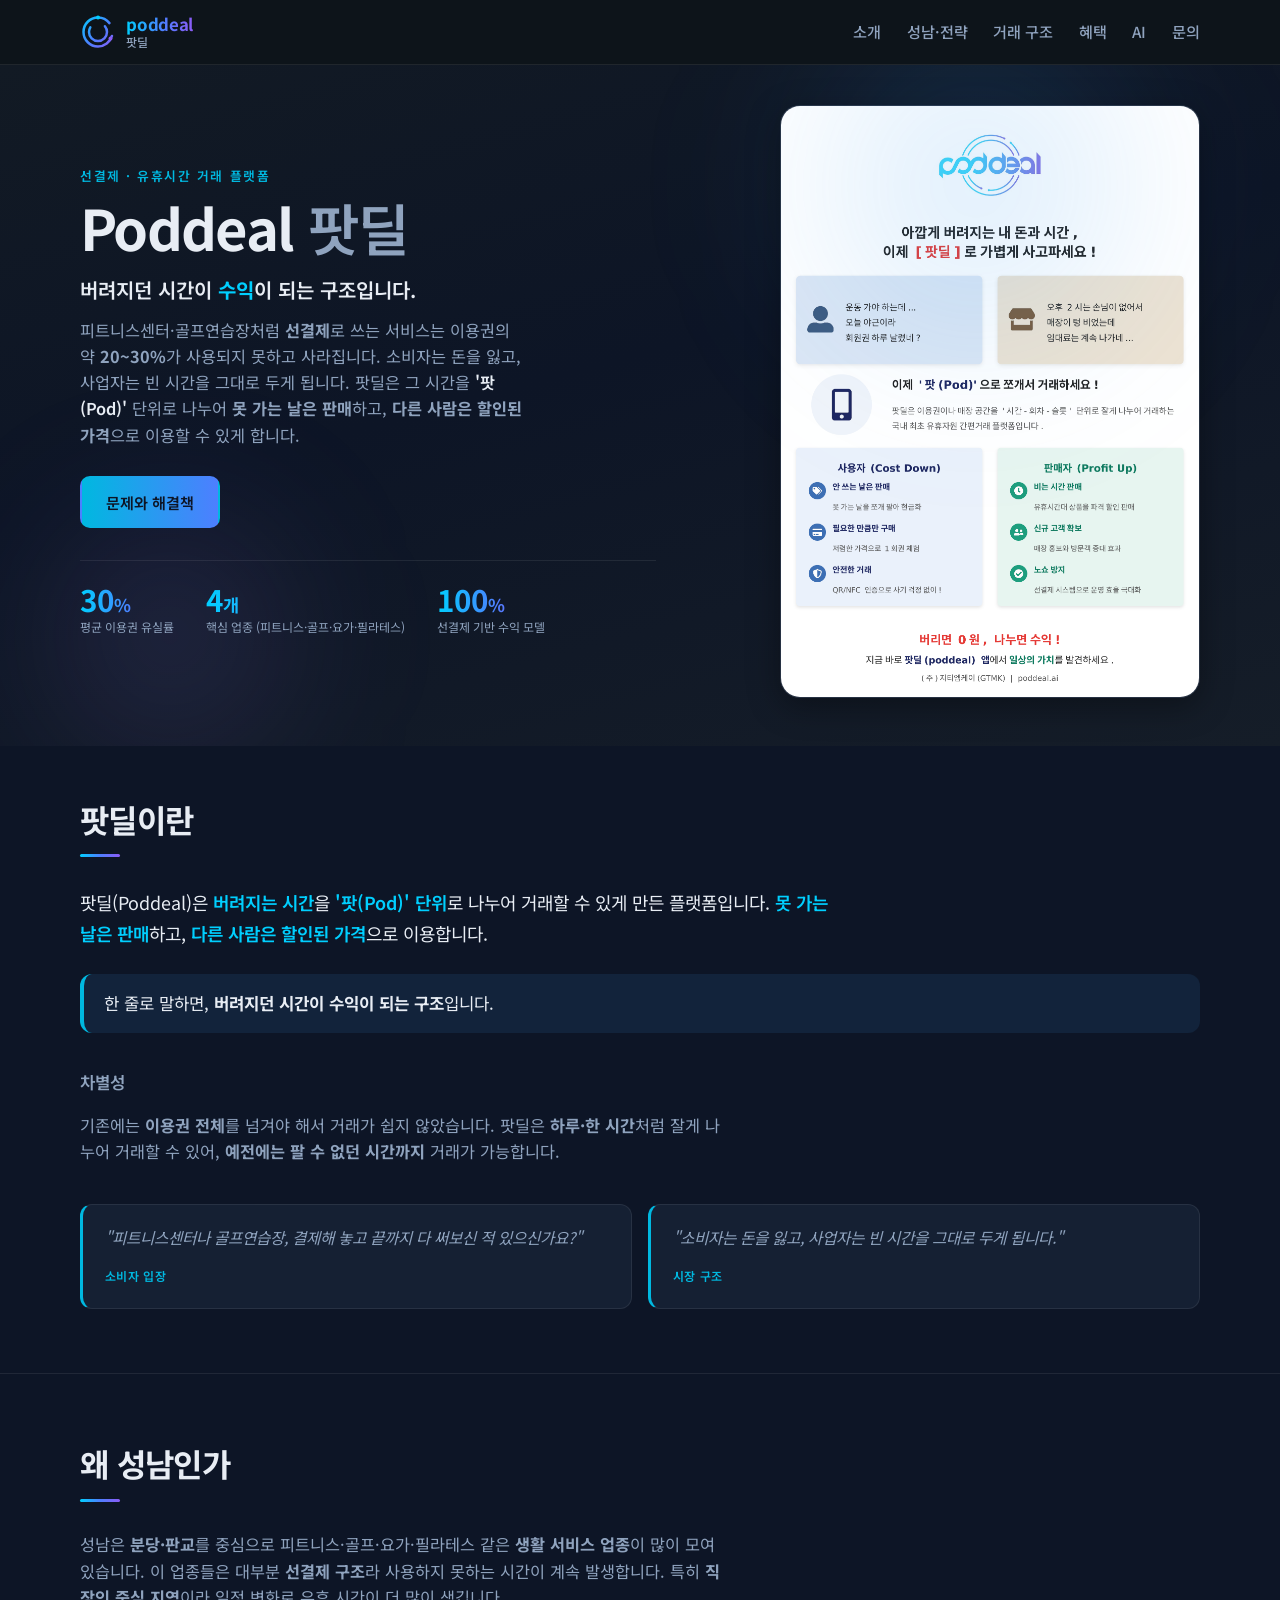
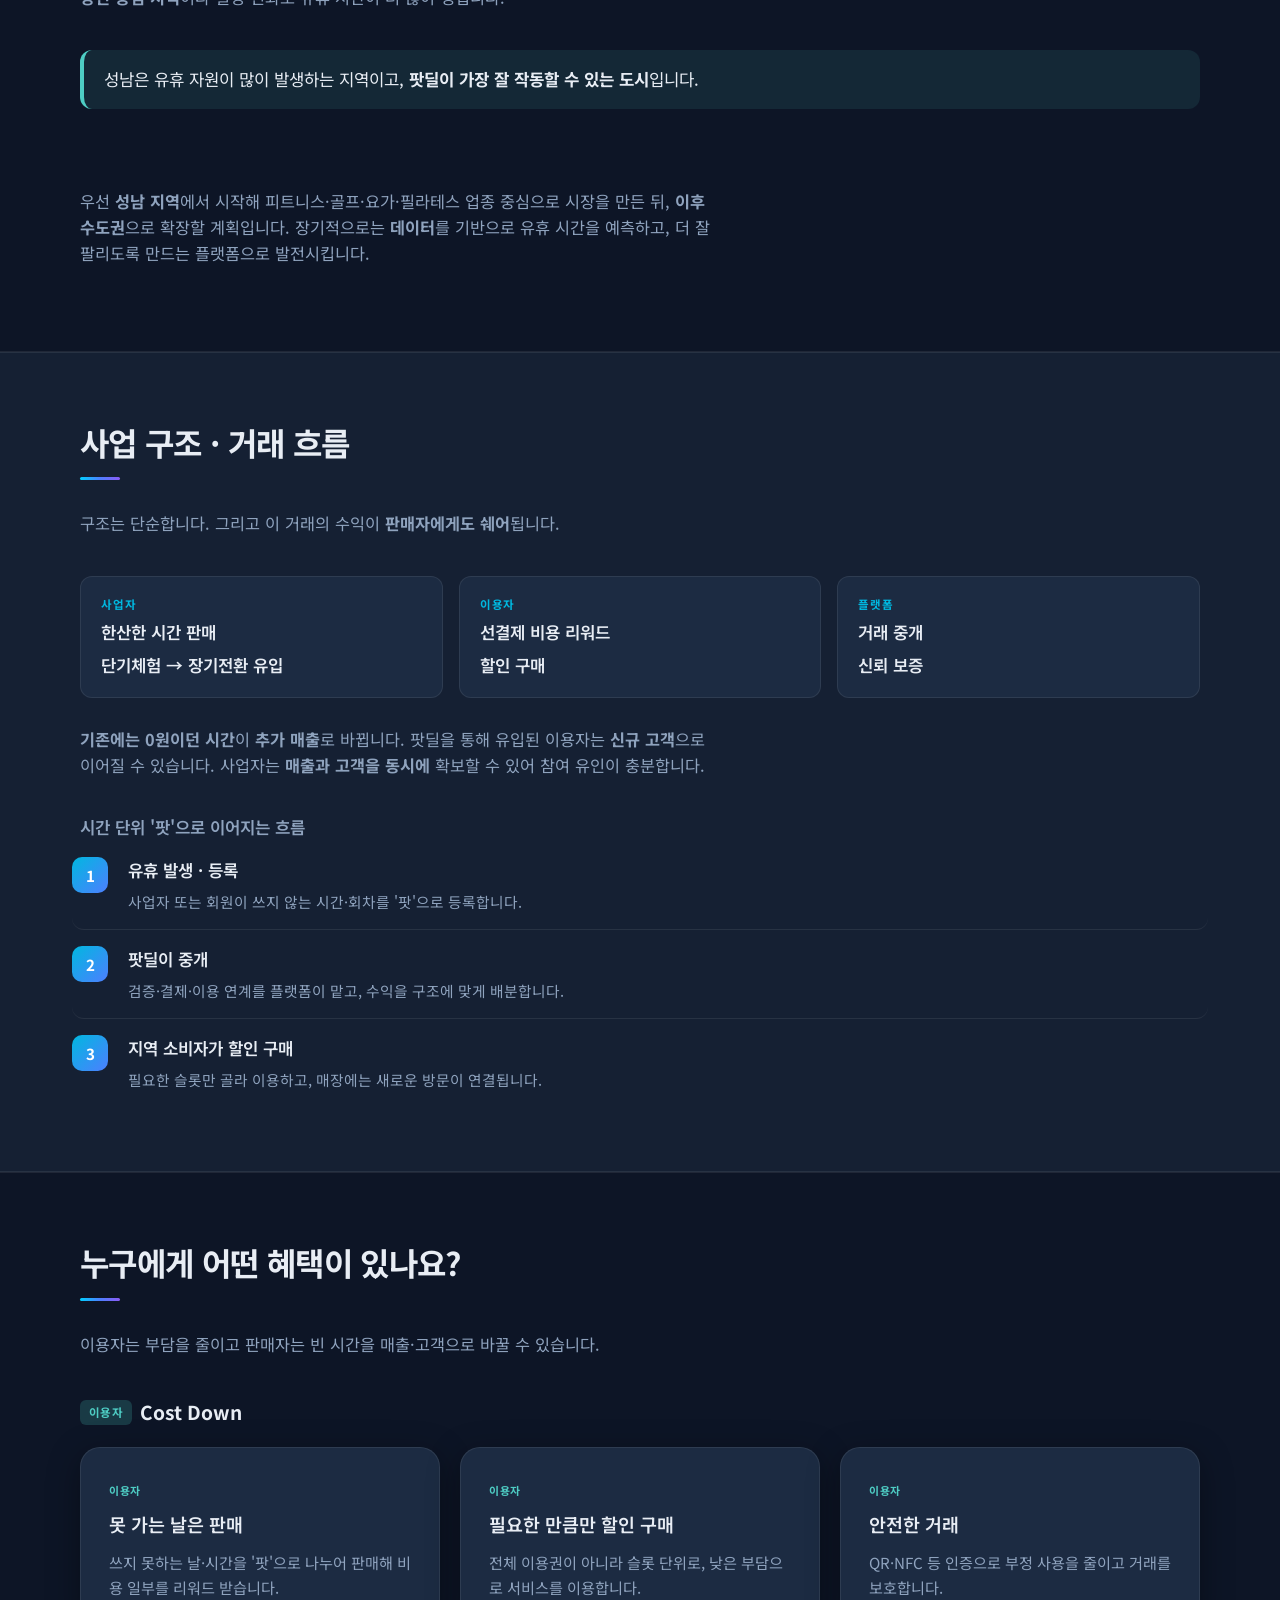
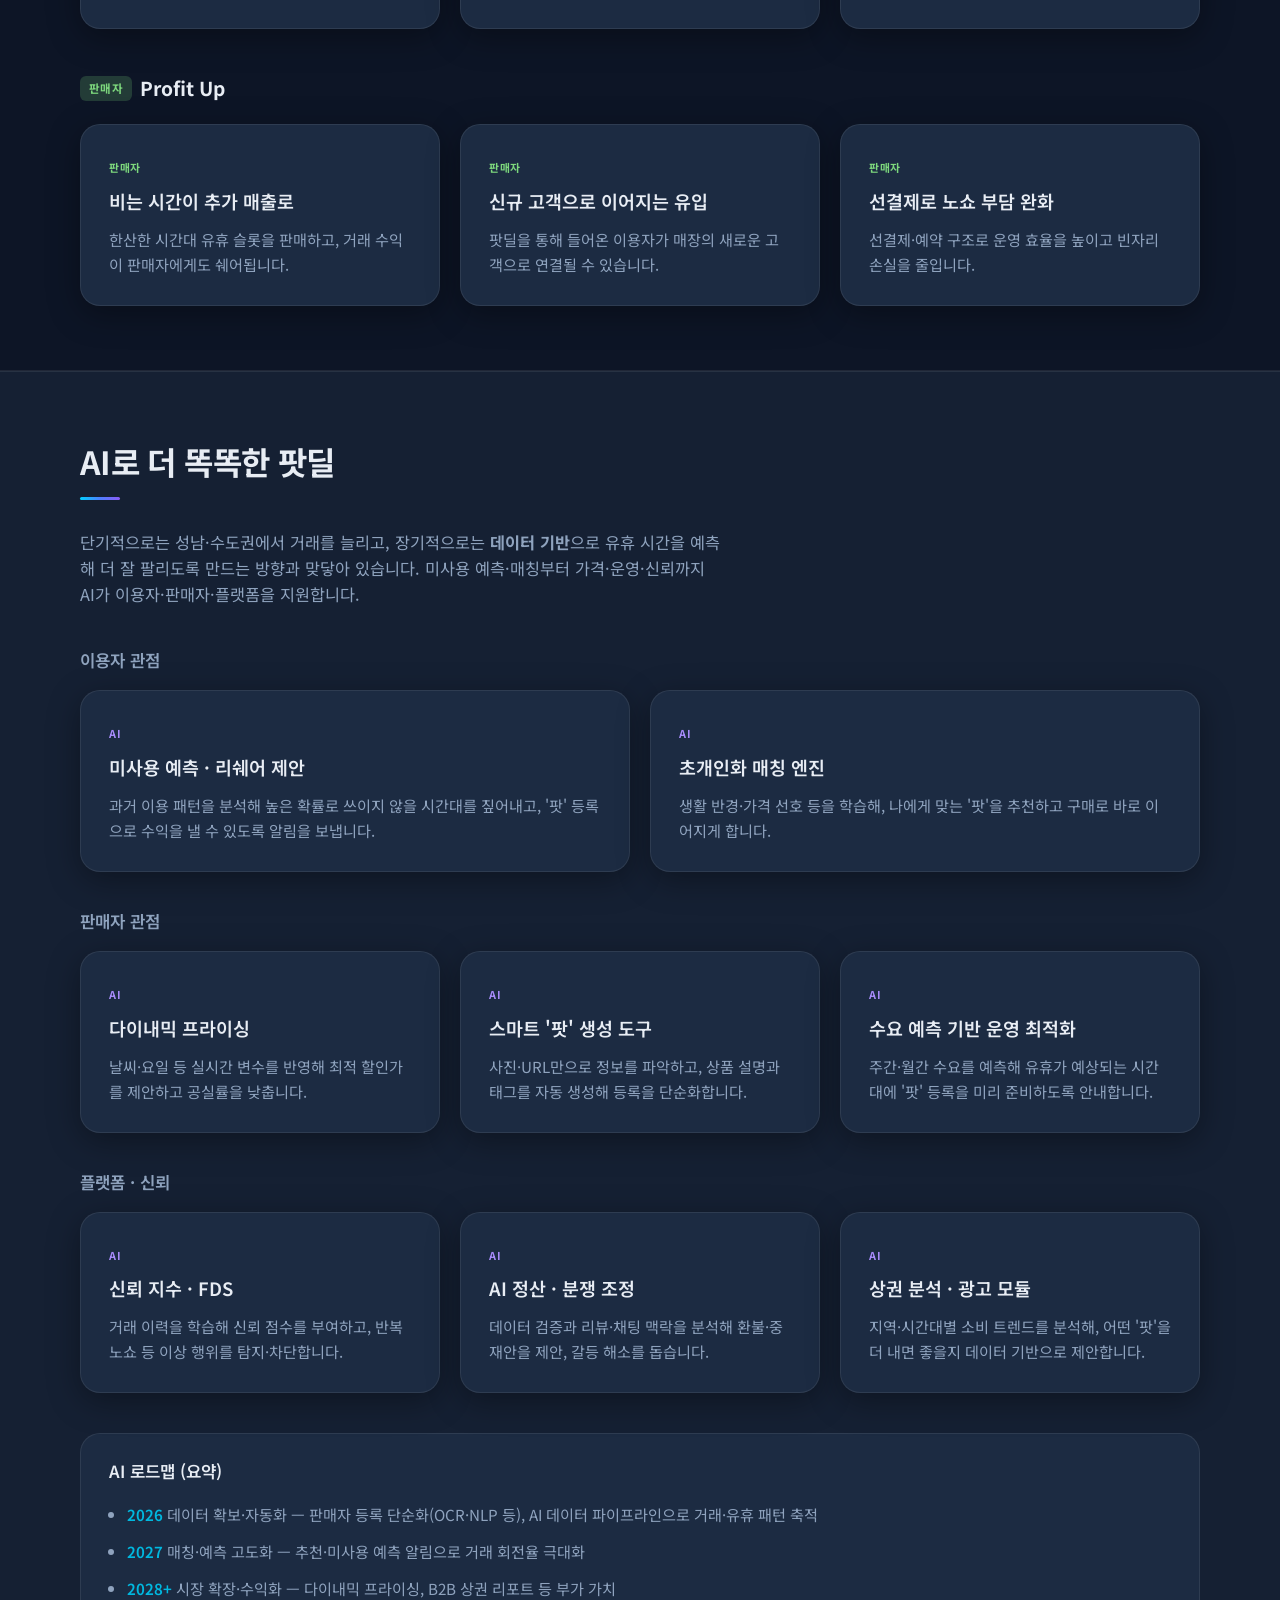
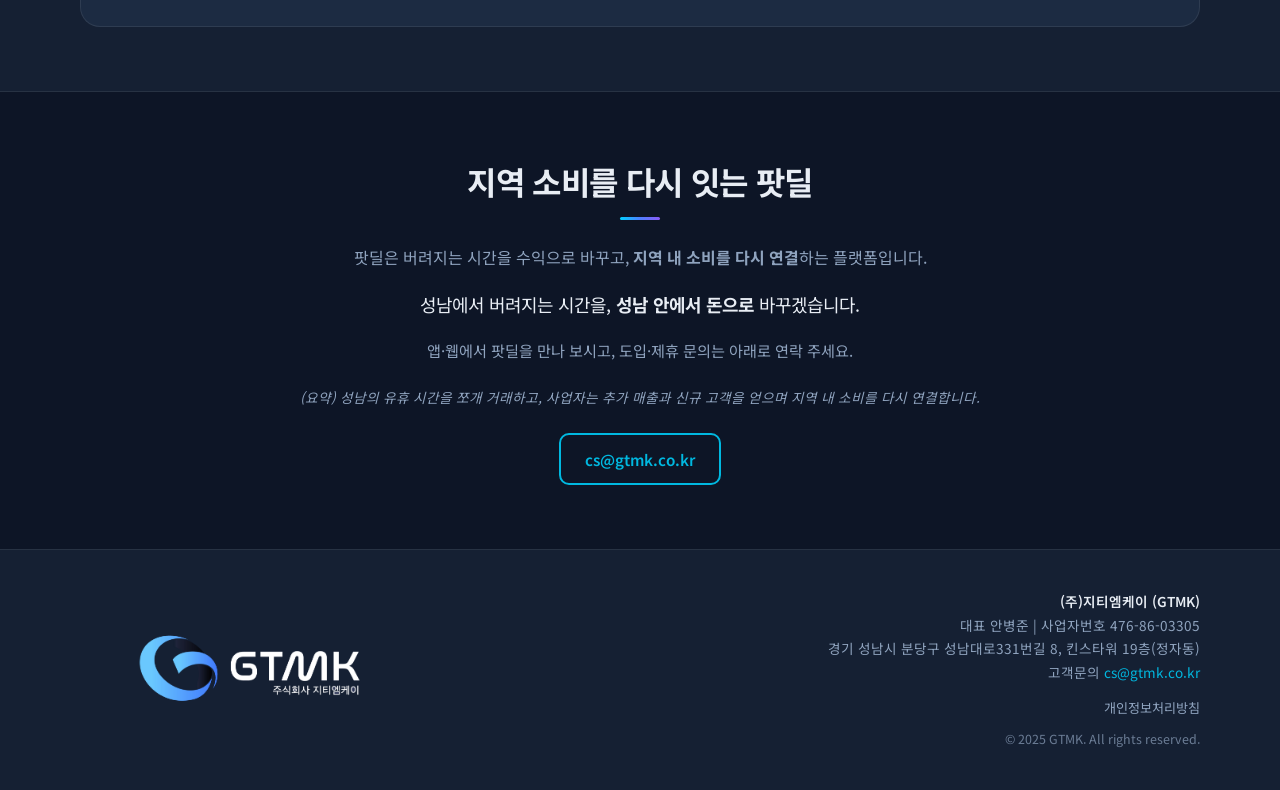
<file: index.html>
<!DOCTYPE html>
<html lang="ko">
  <head>
    <meta charset="UTF-8" />
    <meta name="viewport" content="width=device-width, initial-scale=1.0" />
    <meta
      name="description"
      content="팟딜(Poddeal) — 선결제로 버려지는 시간을 '팟' 단위로 나누어 거래하는 플랫폼. 성남에서 시작해 지역 소비를 다시 연결합니다."
    />
    <title>Poddeal 팟딜 — 유휴 이용권 거래</title>
    <link rel="stylesheet" href="css/styles.css" />
    <link rel="preconnect" href="https://fonts.googleapis.com" />
    <link rel="preconnect" href="https://fonts.gstatic.com" crossorigin />
    <link
      href="https://fonts.googleapis.com/css2?family=Noto+Sans+KR:wght@400;500;600;700&display=swap"
      rel="stylesheet"
    />
  </head>
  <body>
    <header class="site-header">
      <div class="header-inner">
        <a href="#" class="logo" aria-label="Poddeal 팟딜 홈">
          <span class="logo-mark" aria-hidden="true">
            <svg width="36" height="36" viewBox="0 0 36 36" fill="none" xmlns="http://www.w3.org/2000/svg">
              <defs>
                <linearGradient id="pd-grad-h" x1="2" y1="2" x2="34" y2="34" gradientUnits="userSpaceOnUse">
                  <stop offset="0%" stop-color="#00cfff"/>
                  <stop offset="55%" stop-color="#4d7fff"/>
                  <stop offset="100%" stop-color="#8b5cf6"/>
                </linearGradient>
              </defs>
              <circle cx="18" cy="18" r="14.5" stroke="url(#pd-grad-h)" stroke-width="2.5" stroke-linecap="round" stroke-dasharray="77 15" stroke-dashoffset="-4"/>
              <circle cx="18" cy="18" r="9" stroke="url(#pd-grad-h)" stroke-width="2.5" stroke-linecap="round" stroke-dasharray="41 17" stroke-dashoffset="8"/>
              <circle cx="18" cy="3.5" r="2" fill="#00cfff"/>
              <circle cx="30.5" cy="24.5" r="2" fill="#8b5cf6"/>
            </svg>
          </span>
          <span class="logo-text">
            <span class="logo-en">poddeal</span>
            <span class="logo-ko">팟딜</span>
          </span>
        </a>
        <button
          type="button"
          class="nav-toggle"
          aria-expanded="false"
          aria-controls="site-nav"
          aria-label="메뉴 열기"
        >
          <span class="nav-toggle-bar"></span>
          <span class="nav-toggle-bar"></span>
          <span class="nav-toggle-bar"></span>
        </button>
        <nav id="site-nav" class="site-nav" aria-label="주요 메뉴">
          <ul class="nav-list">
            <li><a href="#about">소개</a></li>
            <li><a href="#seongnam">성남·전략</a></li>
            <li><a href="#flow">거래 구조</a></li>
            <li><a href="#benefits">혜택</a></li>
            <li><a href="#ai">AI</a></li>
            <li><a href="#contact">문의</a></li>
          </ul>
        </nav>
      </div>
    </header>

    <main>
      <section class="hero hero--split" aria-labelledby="hero-title">
        <div class="hero-orb hero-orb--1" aria-hidden="true"></div>
        <div class="hero-orb hero-orb--2" aria-hidden="true"></div>
        <div class="hero-split-inner container">
          <div class="hero-content">
            <p class="hero-eyebrow" data-animate="fade-up">선결제 · 유휴시간 거래 플랫폼</p>
            <h1 id="hero-title" class="hero-title" data-animate="fade-up" data-delay="80">
              Poddeal <span class="hero-title-ko">팟딜</span>
            </h1>
            <p class="hero-tagline hero-tagline--emph" data-animate="fade-up" data-delay="160">
              버려지던 시간이 <strong>수익</strong>이 되는 구조입니다.
            </p>
            <p class="hero-lead" data-animate="fade-up" data-delay="240">
              피트니스센터·골프연습장처럼 <strong>선결제</strong>로 쓰는 서비스는 이용권의
              약 <strong>20~30%</strong>가 사용되지 못하고 사라집니다. 소비자는
              돈을 잃고, 사업자는 빈 시간을 그대로 두게 됩니다. 팟딜은 그 시간을
              <span class="hero-em">'팟(Pod)'</span> 단위로 나누어
              <strong>못 가는 날은 판매</strong>하고,
              <strong>다른 사람은 할인된 가격</strong>으로 이용할 수 있게 합니다.
            </p>
            <div class="hero-actions" data-animate="fade-up" data-delay="320">
              <a href="#about" class="btn btn-primary">문제와 해결책</a>
            </div>
            <div class="hero-stats" data-animate="fade-up" data-delay="420">
              <div class="hero-stat">
                <div class="hero-stat-value">
                  <span class="hero-stat-num" data-count="30">0</span><span class="hero-stat-unit">%</span>
                </div>
                <span class="hero-stat-label">평균 이용권 유실률</span>
              </div>
              <div class="hero-stat">
                <div class="hero-stat-value">
                  <span class="hero-stat-num" data-count="4">0</span><span class="hero-stat-unit">개</span>
                </div>
                <span class="hero-stat-label">핵심 업종 (피트니스·골프·요가·필라테스)</span>
              </div>
              <div class="hero-stat">
                <div class="hero-stat-value">
                  <span class="hero-stat-num" data-count="100">0</span><span class="hero-stat-unit">%</span>
                </div>
                <span class="hero-stat-label">선결제 기반 수익 모델</span>
              </div>
            </div>
          </div>
          <figure class="hero-visual" data-animate="slide-right" data-delay="200">
            <img
              src="images/hero-poddeal.png"
              alt="팟딜: 이용자와 판매자를 잇는 유휴 이용권 거래 서비스 안내 그래픽"
              width="800"
              height="900"
              fetchpriority="high"
              class="hero-promo-img"
            />
          </figure>
        </div>
      </section>

      <section id="about" class="section about">
        <div class="container">
          <h2 class="section-title" data-animate="fade-up">팟딜이란</h2>
          <p class="section-lead definition" data-animate="fade-up" data-delay="80">
            팟딜(Poddeal)은 <strong>버려지는 시간</strong>을
            <strong>'팟(Pod)' 단위</strong>로 나누어 거래할 수 있게 만든
            플랫폼입니다. <strong>못 가는 날은 판매</strong>하고,
            <strong>다른 사람은 할인된 가격</strong>으로 이용합니다.
          </p>
          <p class="pull-quote" data-animate="fade-up" data-delay="160">
            한 줄로 말하면, <strong>버려지던 시간이 수익이 되는 구조</strong>입니다.
          </p>
          <h3 class="subsection-title subsection-title--inline" data-animate="fade-up" data-delay="0">차별성</h3>
          <p class="section-intro" data-animate="fade-up" data-delay="80">
            기존에는 <strong>이용권 전체</strong>를 넘겨야 해서 거래가 쉽지
            않았습니다. 팟딜은 <strong>하루·한 시간</strong>처럼 잘게 나누어
            거래할 수 있어, <strong>예전에는 팔 수 없던 시간까지</strong> 거래가
            가능합니다.
          </p>
          <div class="pain-grid" aria-label="팟딜이 해결하는 상황">
            <blockquote class="pain-card" data-animate="fade-up" data-delay="0">
              <p>
                "피트니스센터나 골프연습장, 결제해 놓고 끝까지 다 써보신 적
                있으신가요?"
              </p>
              <span class="pain-card-label">소비자 입장</span>
            </blockquote>
            <blockquote class="pain-card" data-animate="fade-up" data-delay="120">
              <p>
                "소비자는 돈을 잃고, 사업자는 빈 시간을 그대로 두게 됩니다."
              </p>
              <span class="pain-card-label">시장 구조</span>
            </blockquote>
          </div>
        </div>
      </section>

      <section id="seongnam" class="section seongnam">
        <div class="container">
          <h2 class="section-title" data-animate="fade-up">왜 성남인가</h2>
          <p class="section-intro" data-animate="fade-up" data-delay="80">
            성남은 <strong>분당·판교</strong>를 중심으로 피트니스·골프·요가·필라테스 같은
            <strong>생활 서비스 업종</strong>이 많이 모여 있습니다. 이 업종들은
            대부분 <strong>선결제 구조</strong>라 사용하지 못하는 시간이 계속
            발생합니다. 특히 <strong>직장인 중심 지역</strong>이라 일정 변화로
            유휴 시간이 더 많이 생깁니다.
          </p>
          <p class="pull-quote pull-quote--accent" data-animate="fade-up" data-delay="160">
            성남은 유휴 자원이 많이 발생하는 지역이고,
            <strong>팟딜이 가장 잘 작동할 수 있는 도시</strong>입니다.
          </p>

          <h3 class="subsection-title" data-animate="fade-up">성장 전략</h3>
          <p class="section-intro section-intro--tight" data-animate="fade-up" data-delay="80">
            우선 <strong>성남 지역</strong>에서 시작해 피트니스·골프·요가·필라테스 업종 중심으로
            시장을 만든 뒤, <strong>이후 수도권</strong>으로 확장할 계획입니다.
            장기적으로는 <strong>데이터</strong>를 기반으로 유휴 시간을 예측하고,
            더 잘 팔리도록 만드는 플랫폼으로 발전시킵니다.
          </p>
        </div>
      </section>

      <section id="flow" class="section flow">
        <div class="container">
          <h2 class="section-title" data-animate="fade-up">사업 구조 · 거래 흐름</h2>
          <p class="section-intro" data-animate="fade-up" data-delay="80">
            구조는 단순합니다. 그리고 이 거래의 수익이
            <strong>판매자에게도 쉐어</strong>됩니다.
          </p>
          <ul class="biz-pillars">
            <li data-animate="fade-up" data-delay="0">
              <span class="biz-pillar-label">사업자</span>
              <span class="biz-pillar-text">한산한 시간 판매</span>
              <span class="biz-pillar-text">단기체험 → 장기전환 유입</span>
            </li>
            <li data-animate="fade-up" data-delay="100">
              <span class="biz-pillar-label">이용자</span>
              <span class="biz-pillar-text">선결제 비용 리워드</span>
              <span class="biz-pillar-text">할인 구매</span>
            </li>
            <li data-animate="fade-up" data-delay="200">
              <span class="biz-pillar-label">플랫폼</span>
              <span class="biz-pillar-text">거래 중개</span>
              <span class="biz-pillar-text">신뢰 보증</span>
            </li>
          </ul>
          <p class="section-intro section-intro--tight" data-animate="fade-up" data-delay="80">
            <strong>기존에는 0원이던 시간</strong>이
            <strong>추가 매출</strong>로 바뀝니다. 팟딜을 통해 유입된 이용자는
            <strong>신규 고객</strong>으로 이어질 수 있습니다. 사업자는
            <strong>매출과 고객을 동시에</strong> 확보할 수 있어 참여 유인이
            충분합니다.
          </p>
          <h3 class="subsection-title" data-animate="fade-up">시간 단위 '팟'으로 이어지는 흐름</h3>
          <ol class="flow-steps flow-steps--compact">
            <li class="flow-step" data-animate="fade-up" data-delay="0">
              <span class="flow-step-num">1</span>
              <div class="flow-step-body">
                <h3 class="flow-step-title">유휴 발생 · 등록</h3>
                <p>
                  사업자 또는 회원이 쓰지 않는 시간·회차를 '팟'으로 등록합니다.
                </p>
              </div>
            </li>
            <li class="flow-step" data-animate="fade-up" data-delay="100">
              <span class="flow-step-num">2</span>
              <div class="flow-step-body">
                <h3 class="flow-step-title">팟딜이 중개</h3>
                <p>
                  검증·결제·이용 연계를 플랫폼이 맡고, 수익을 구조에 맞게
                  배분합니다.
                </p>
              </div>
            </li>
            <li class="flow-step" data-animate="fade-up" data-delay="200">
              <span class="flow-step-num">3</span>
              <div class="flow-step-body">
                <h3 class="flow-step-title">지역 소비자가 할인 구매</h3>
                <p>
                  필요한 슬롯만 골라 이용하고, 매장에는 새로운 방문이
                  연결됩니다.
                </p>
              </div>
            </li>
          </ol>
        </div>
      </section>

      <section id="benefits" class="section features">
        <div class="container">
          <h2 class="section-title" data-animate="fade-up">누구에게 어떤 혜택이 있나요?</h2>
          <p class="section-intro" data-animate="fade-up" data-delay="80">
            이용자는 부담을 줄이고 판매자는 빈 시간을
            매출·고객으로 바꿀 수 있습니다.
          </p>

          <div class="feature-group">
            <h3 class="feature-group-title" data-animate="fade-up">
              <span class="badge badge-user">이용자</span> Cost Down
            </h3>
            <ul class="feature-grid">
              <li class="feature-card feature-card--user" data-animate="fade-up" data-delay="0">
                <span class="feature-badge">이용자</span>
                <h4 class="feature-title">못 가는 날은 판매</h4>
                <p class="feature-desc">
                  쓰지 못하는 날·시간을 '팟'으로 나누어 판매해 비용 일부를 리워드 받습니다.
                </p>
              </li>
              <li class="feature-card feature-card--user" data-animate="fade-up" data-delay="100">
                <span class="feature-badge">이용자</span>
                <h4 class="feature-title">필요한 만큼만 할인 구매</h4>
                <p class="feature-desc">
                  전체 이용권이 아니라 슬롯 단위로, 낮은 부담으로 서비스를
                  이용합니다.
                </p>
              </li>
              <li class="feature-card feature-card--user" data-animate="fade-up" data-delay="200">
                <span class="feature-badge">이용자</span>
                <h4 class="feature-title">안전한 거래</h4>
                <p class="feature-desc">
                  QR·NFC 등 인증으로 부정 사용을 줄이고 거래를 보호합니다.
                </p>
              </li>
            </ul>
          </div>

          <div class="feature-group">
            <h3 class="feature-group-title" data-animate="fade-up">
              <span class="badge badge-seller">판매자</span> Profit Up
            </h3>
            <ul class="feature-grid">
              <li class="feature-card feature-card--seller" data-animate="fade-up" data-delay="0">
                <span class="feature-badge feature-badge--seller">판매자</span>
                <h4 class="feature-title">비는 시간이 추가 매출로</h4>
                <p class="feature-desc">
                  한산한 시간대 유휴 슬롯을 판매하고, 거래 수익이 판매자에게도
                  쉐어됩니다.
                </p>
              </li>
              <li class="feature-card feature-card--seller" data-animate="fade-up" data-delay="100">
                <span class="feature-badge feature-badge--seller">판매자</span>
                <h4 class="feature-title">신규 고객으로 이어지는 유입</h4>
                <p class="feature-desc">
                  팟딜을 통해 들어온 이용자가 매장의 새로운 고객으로 연결될 수
                  있습니다.
                </p>
              </li>
              <li class="feature-card feature-card--seller" data-animate="fade-up" data-delay="200">
                <span class="feature-badge feature-badge--seller">판매자</span>
                <h4 class="feature-title">선결제로 노쇼 부담 완화</h4>
                <p class="feature-desc">
                  선결제·예약 구조로 운영 효율을 높이고 빈자리 손실을 줄입니다.
                </p>
              </li>
            </ul>
          </div>
        </div>
      </section>

      <section id="ai" class="section ai-section">
        <div class="container">
          <h2 class="section-title" data-animate="fade-up">AI로 더 똑똑한 팟딜</h2>
          <p class="section-intro" data-animate="fade-up" data-delay="80">
            단기적으로는 성남·수도권에서 거래를 늘리고, 장기적으로는
            <strong>데이터 기반</strong>으로 유휴 시간을 예측해 더 잘 팔리도록
            만드는 방향과 맞닿아 있습니다. 미사용 예측·매칭부터 가격·운영·신뢰까지
            AI가 이용자·판매자·플랫폼을 지원합니다.
          </p>

          <h3 class="subsection-title" data-animate="fade-up">이용자 관점</h3>
          <ul class="feature-grid">
            <li class="feature-card feature-card--ai" data-animate="fade-up" data-delay="0">
              <span class="feature-badge feature-badge--ai">AI</span>
              <h4 class="feature-title">미사용 예측 · 리쉐어 제안</h4>
              <p class="feature-desc">
                과거 이용 패턴을 분석해 높은 확률로 쓰이지 않을 시간대를
                짚어내고, '팟' 등록으로 수익을 낼 수 있도록 알림을 보냅니다.
              </p>
            </li>
            <li class="feature-card feature-card--ai" data-animate="fade-up" data-delay="120">
              <span class="feature-badge feature-badge--ai">AI</span>
              <h4 class="feature-title">초개인화 매칭 엔진</h4>
              <p class="feature-desc">
                생활 반경·가격 선호 등을 학습해, 나에게 맞는 '팟'을 추천하고
                구매로 바로 이어지게 합니다.
              </p>
            </li>
          </ul>

          <h3 class="subsection-title" data-animate="fade-up">판매자 관점</h3>
          <ul class="feature-grid feature-grid--3">
            <li class="feature-card feature-card--ai" data-animate="fade-up" data-delay="0">
              <span class="feature-badge feature-badge--ai">AI</span>
              <h4 class="feature-title">다이내믹 프라이싱</h4>
              <p class="feature-desc">
                날씨·요일 등 실시간 변수를 반영해 최적 할인가를 제안하고
                공실률을 낮춥니다.
              </p>
            </li>
            <li class="feature-card feature-card--ai" data-animate="fade-up" data-delay="100">
              <span class="feature-badge feature-badge--ai">AI</span>
              <h4 class="feature-title">스마트 '팟' 생성 도구</h4>
              <p class="feature-desc">
                사진·URL만으로 정보를 파악하고, 상품 설명과 태그를 자동 생성해
                등록을 단순화합니다.
              </p>
            </li>
            <li class="feature-card feature-card--ai" data-animate="fade-up" data-delay="200">
              <span class="feature-badge feature-badge--ai">AI</span>
              <h4 class="feature-title">수요 예측 기반 운영 최적화</h4>
              <p class="feature-desc">
                주간·월간 수요를 예측해 유휴가 예상되는 시간대에 '팟' 등록을
                미리 준비하도록 안내합니다.
              </p>
            </li>
          </ul>

          <h3 class="subsection-title" data-animate="fade-up">플랫폼 · 신뢰</h3>
          <ul class="feature-grid feature-grid--3">
            <li class="feature-card feature-card--ai" data-animate="fade-up" data-delay="0">
              <span class="feature-badge feature-badge--ai">AI</span>
              <h4 class="feature-title">신뢰 지수 · FDS</h4>
              <p class="feature-desc">
                거래 이력을 학습해 신뢰 점수를 부여하고, 반복 노쇼 등 이상
                행위를 탐지·차단합니다.
              </p>
            </li>
            <li class="feature-card feature-card--ai" data-animate="fade-up" data-delay="100">
              <span class="feature-badge feature-badge--ai">AI</span>
              <h4 class="feature-title">AI 정산 · 분쟁 조정</h4>
              <p class="feature-desc">
                데이터 검증과 리뷰·채팅 맥락을 분석해 환불·중재안을 제안,
                갈등 해소를 돕습니다.
              </p>
            </li>
            <li class="feature-card feature-card--ai" data-animate="fade-up" data-delay="200">
              <span class="feature-badge feature-badge--ai">AI</span>
              <h4 class="feature-title">상권 분석 · 광고 모듈</h4>
              <p class="feature-desc">
                지역·시간대별 소비 트렌드를 분석해, 어떤 '팟'을 더 내면 좋을지
                데이터 기반으로 제안합니다.
              </p>
            </li>
          </ul>

          <div class="roadmap" data-animate="fade-up" data-delay="80">
            <h3 class="subsection-title roadmap-title">AI 로드맵 (요약)</h3>
            <ul class="roadmap-list">
              <li>
                <strong>2026</strong> 데이터 확보·자동화 — 판매자 등록 단순화(OCR·NLP
                등), AI 데이터 파이프라인으로 거래·유휴 패턴 축적
              </li>
              <li>
                <strong>2027</strong> 매칭·예측 고도화 — 추천·미사용 예측 알림으로
                거래 회전율 극대화
              </li>
              <li>
                <strong>2028+</strong> 시장 확장·수익화 — 다이내믹 프라이싱,
                B2B 상권 리포트 등 부가 가치
              </li>
            </ul>
          </div>
        </div>
      </section>

      <section id="contact" class="section cta">
        <div class="container cta-inner">
          <h2 class="section-title" data-animate="fade-up">지역 소비를 다시 잇는 팟딜</h2>
          <p class="cta-text" data-animate="fade-up" data-delay="80">
            팟딜은 버려지는 시간을 수익으로 바꾸고,
            <strong>지역 내 소비를 다시 연결</strong>하는 플랫폼입니다.
          </p>
          <p class="cta-text cta-text--punch" data-animate="fade-up" data-delay="160">
            성남에서 버려지는 시간을, <strong>성남 안에서 돈으로</strong>
            바꾸겠습니다.
          </p>
          <p class="cta-text cta-text--muted" data-animate="fade-up" data-delay="220">
            앱·웹에서 팟딜을 만나 보시고, 도입·제휴 문의는 아래로 연락 주세요.
          </p>
          <p class="cta-oneline" data-animate="fade-up" data-delay="260">
            (요약) 성남의 유휴 시간을 쪼개 거래하고, 사업자는 추가 매출과 신규
            고객을 얻으며 지역 내 소비를 다시 연결합니다.
          </p>
          <div class="cta-actions" data-animate="fade-up" data-delay="320">
            <a href="mailto:cs@gtmk.co.kr" class="btn btn-outline"
              >cs@gtmk.co.kr</a
            >
          </div>
        </div>
      </section>
    </main>

    <footer class="site-footer">
      <div class="container footer-inner">
        <div class="footer-brand">
          <img src="images/logo-gtmk.png" alt="주식회사 지티엠케이 GTMK" class="footer-gtmk-logo" />
        </div>
        <div class="footer-info">
          <address class="footer-address">
            <p><strong>(주)지티엠케이 (GTMK)</strong></p>
            <p>대표 안병준 | 사업자번호 476-86-03305</p>
            <p>경기 성남시 분당구 성남대로331번길 8, 킨스타워 19층(정자동)</p>
            <p>고객문의 <a href="mailto:cs@gtmk.co.kr">cs@gtmk.co.kr</a></p>
          </address>
          <p class="footer-links"><a href="privacy.html">개인정보처리방침</a></p>
          <p class="footer-copy">&copy; 2025 GTMK. All rights reserved.</p>
        </div>
      </div>
    </footer>

    <script src="js/main.js"></script>
  </body>
</html>
</file>
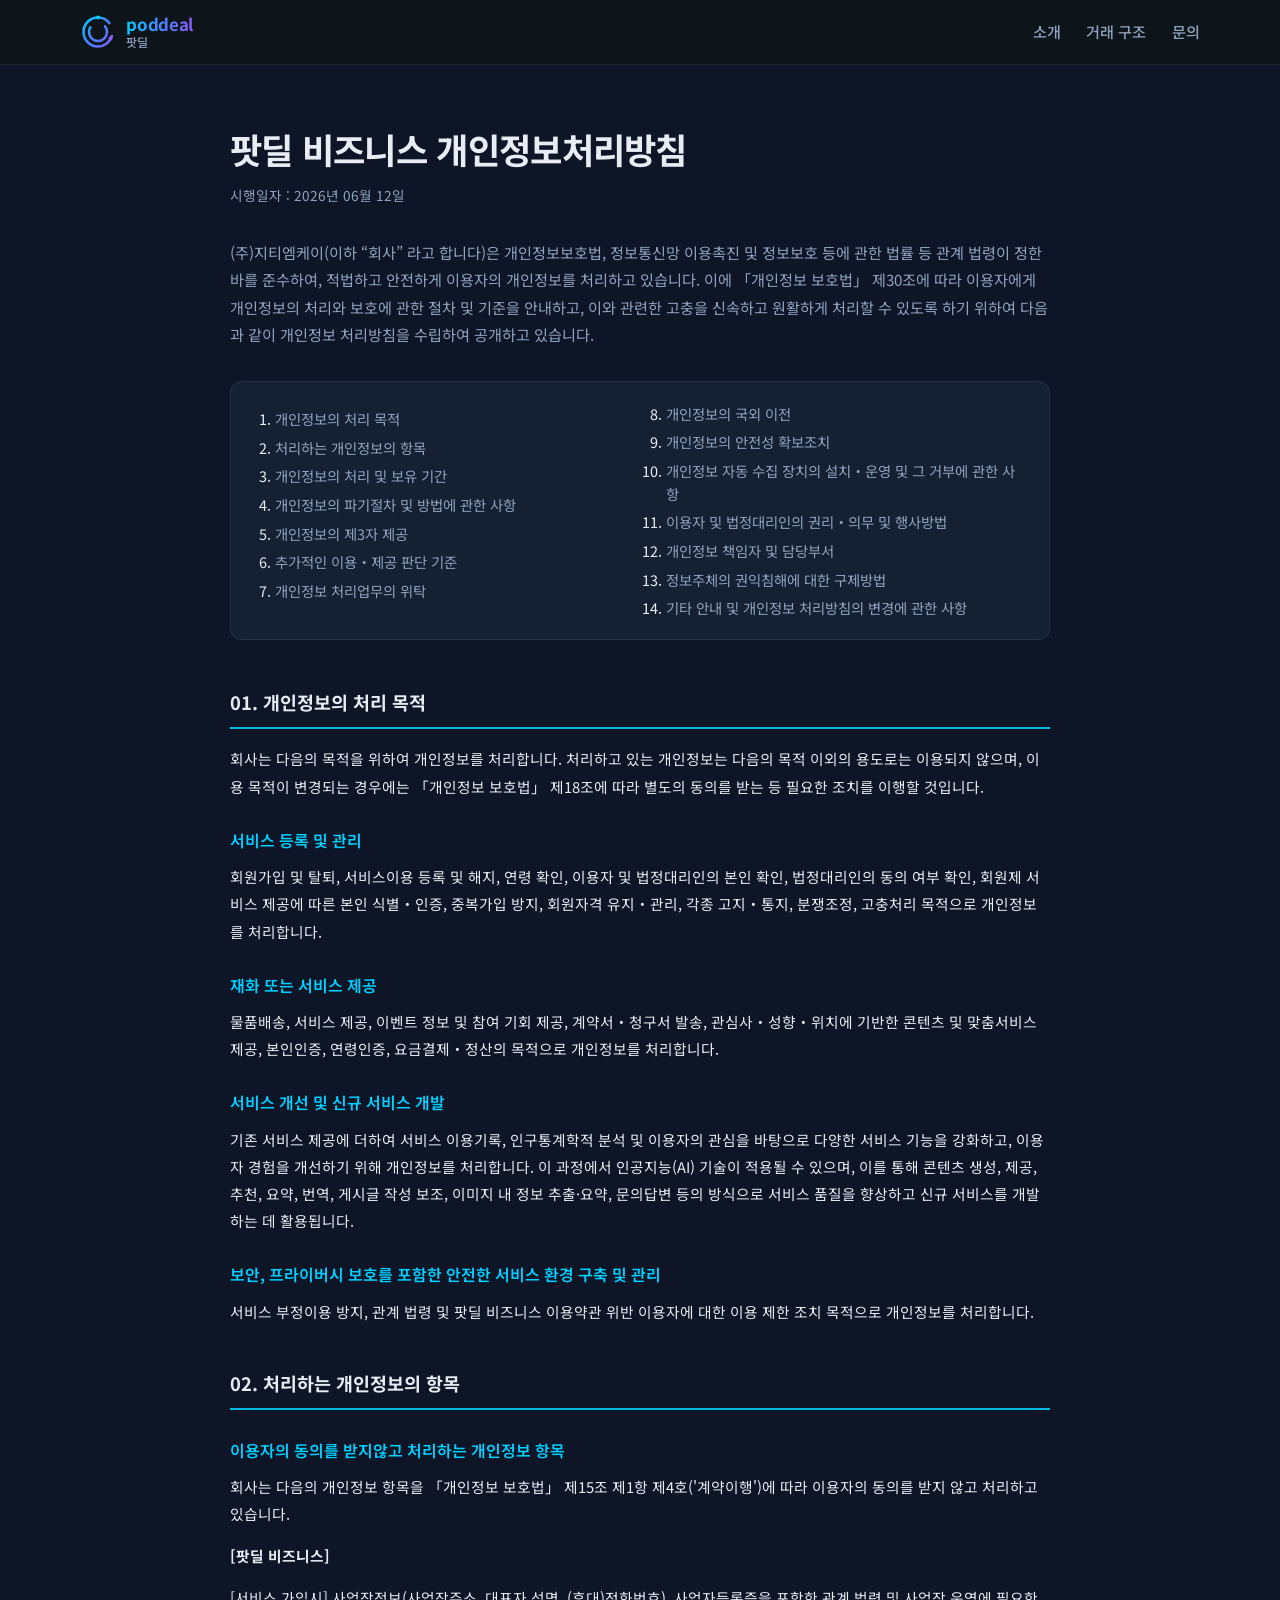
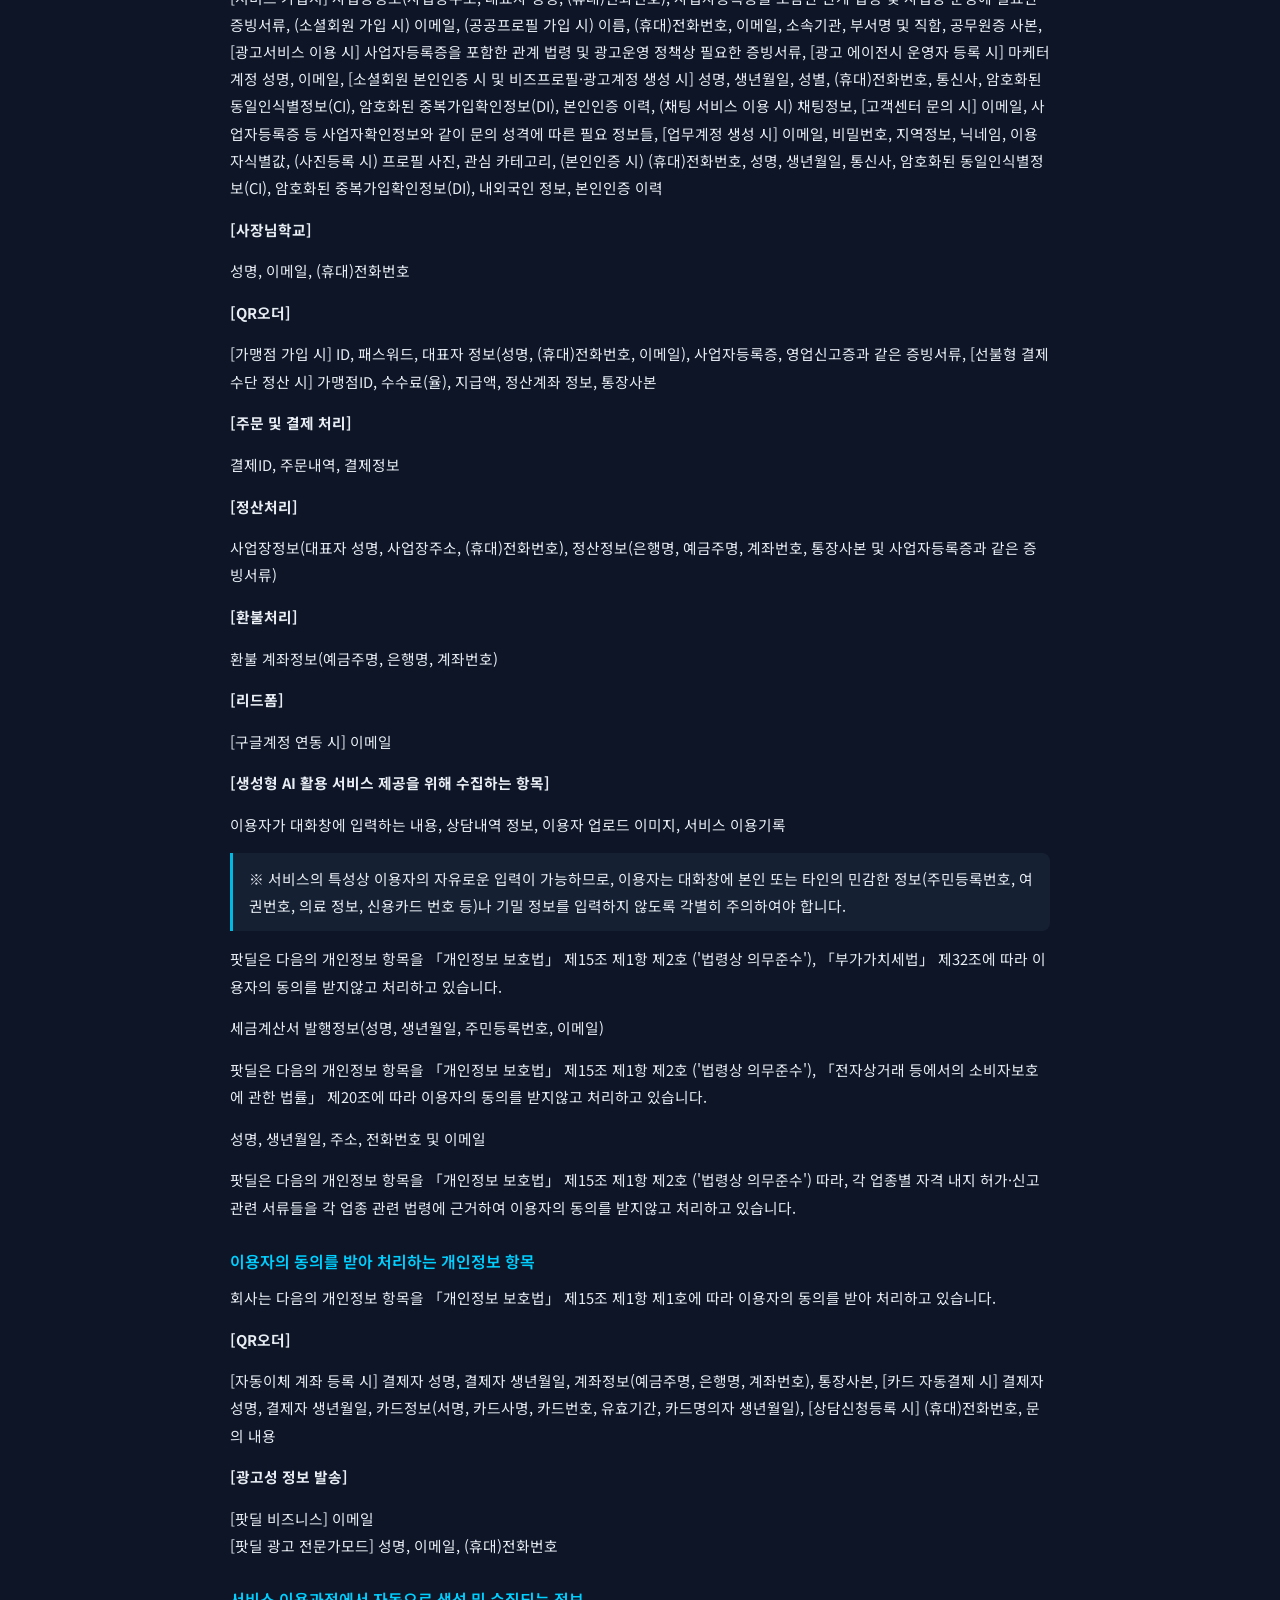
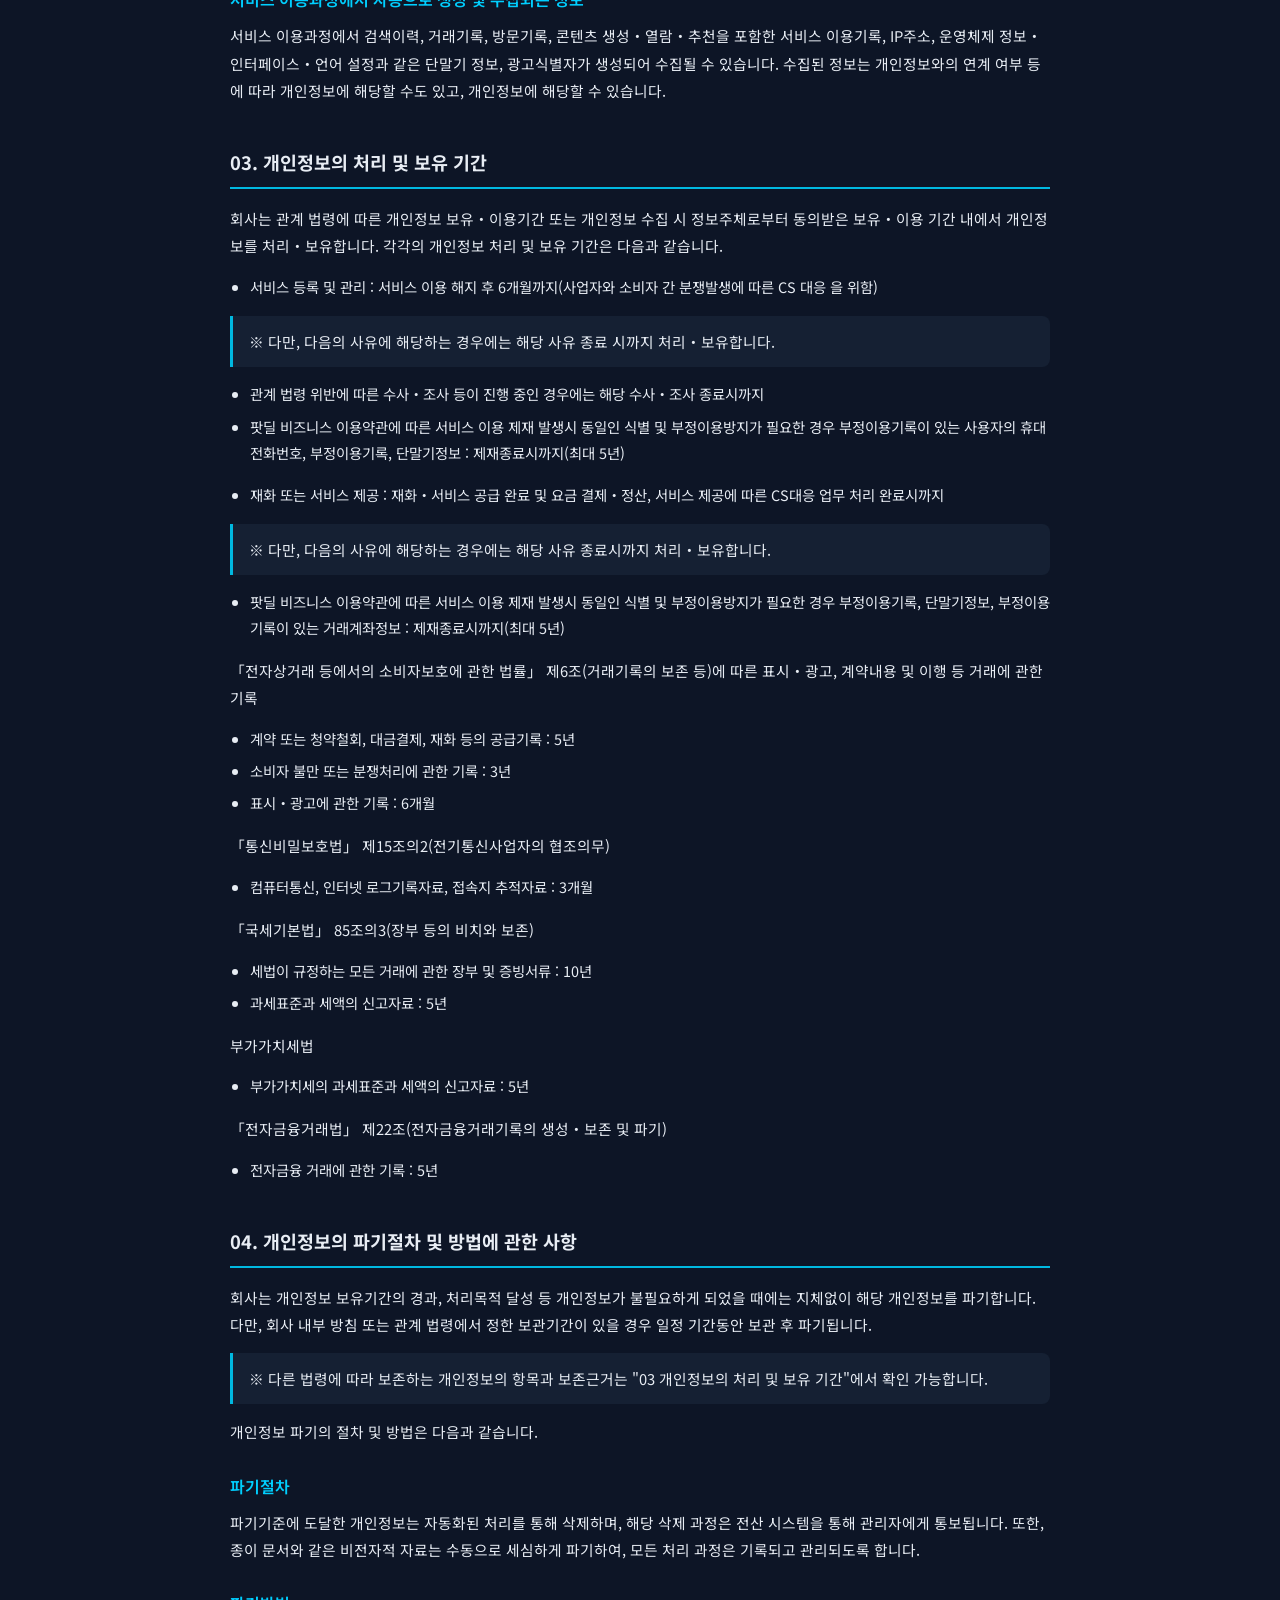
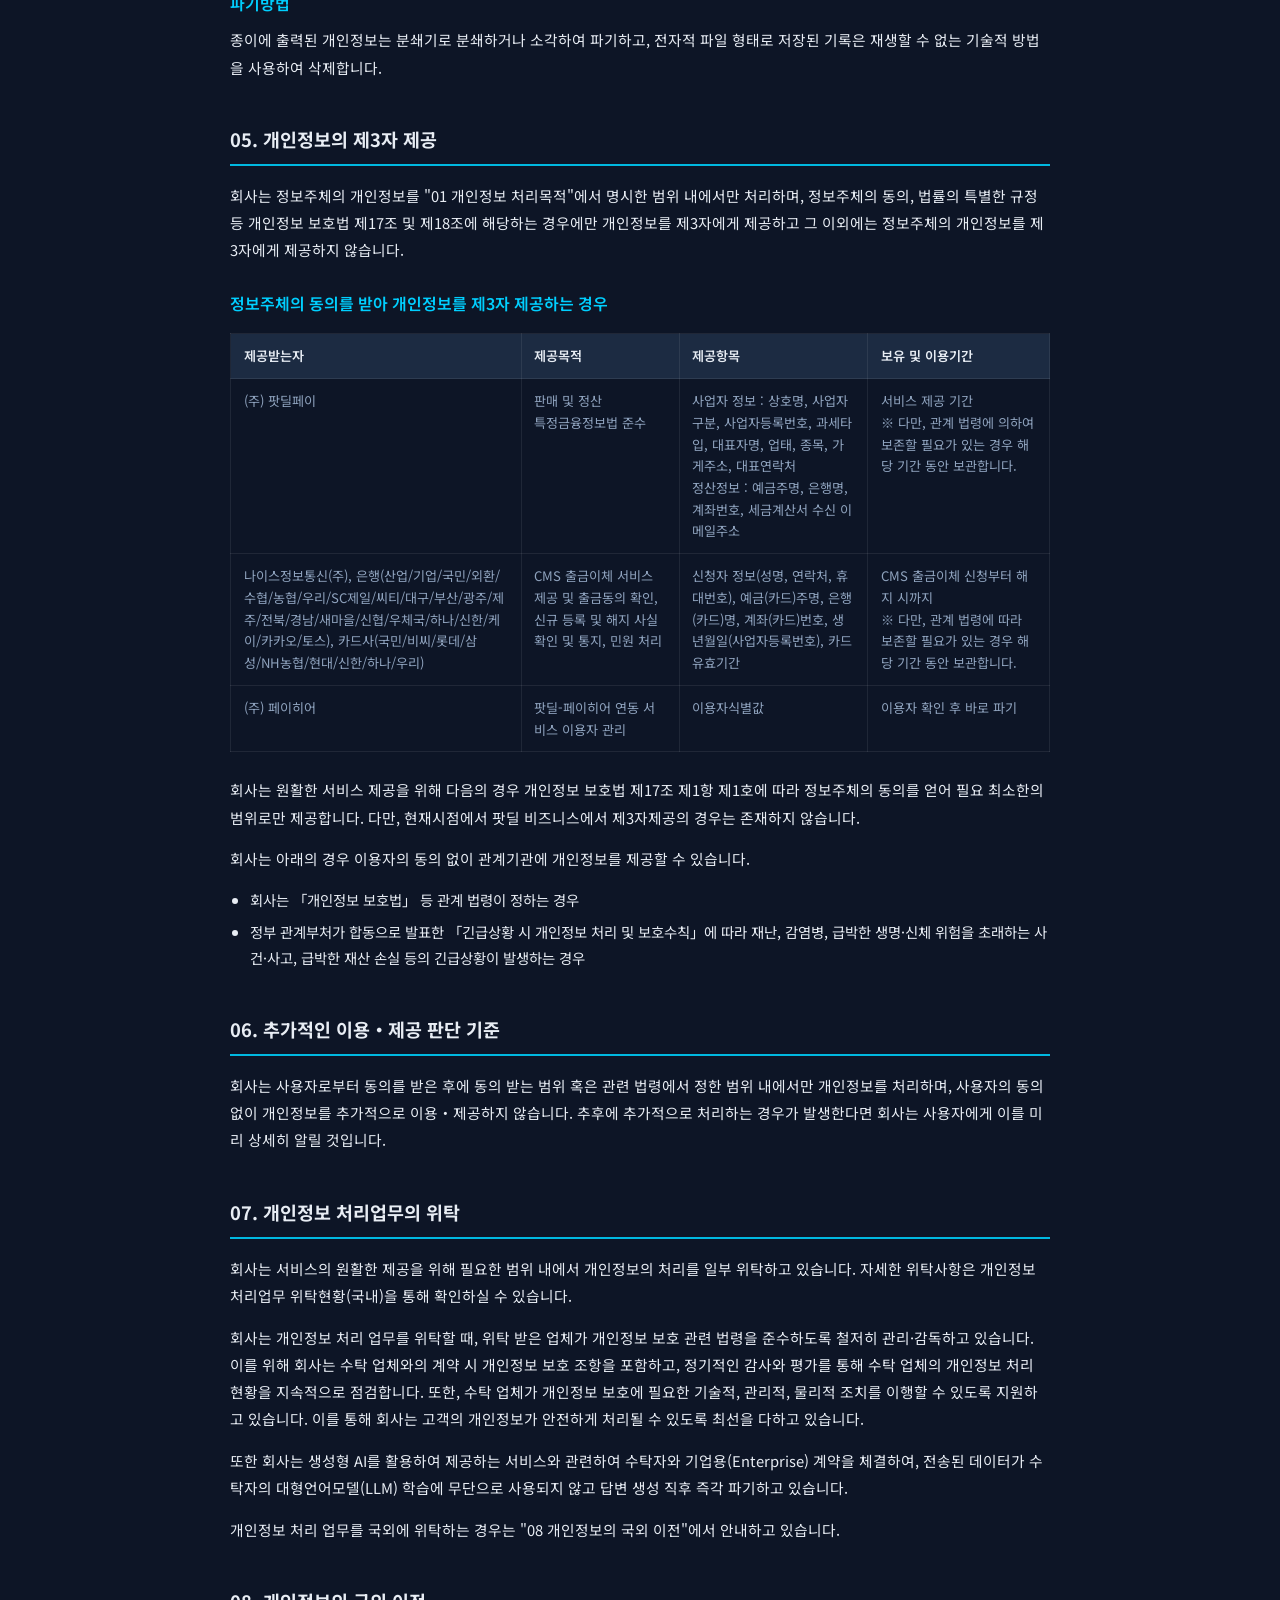
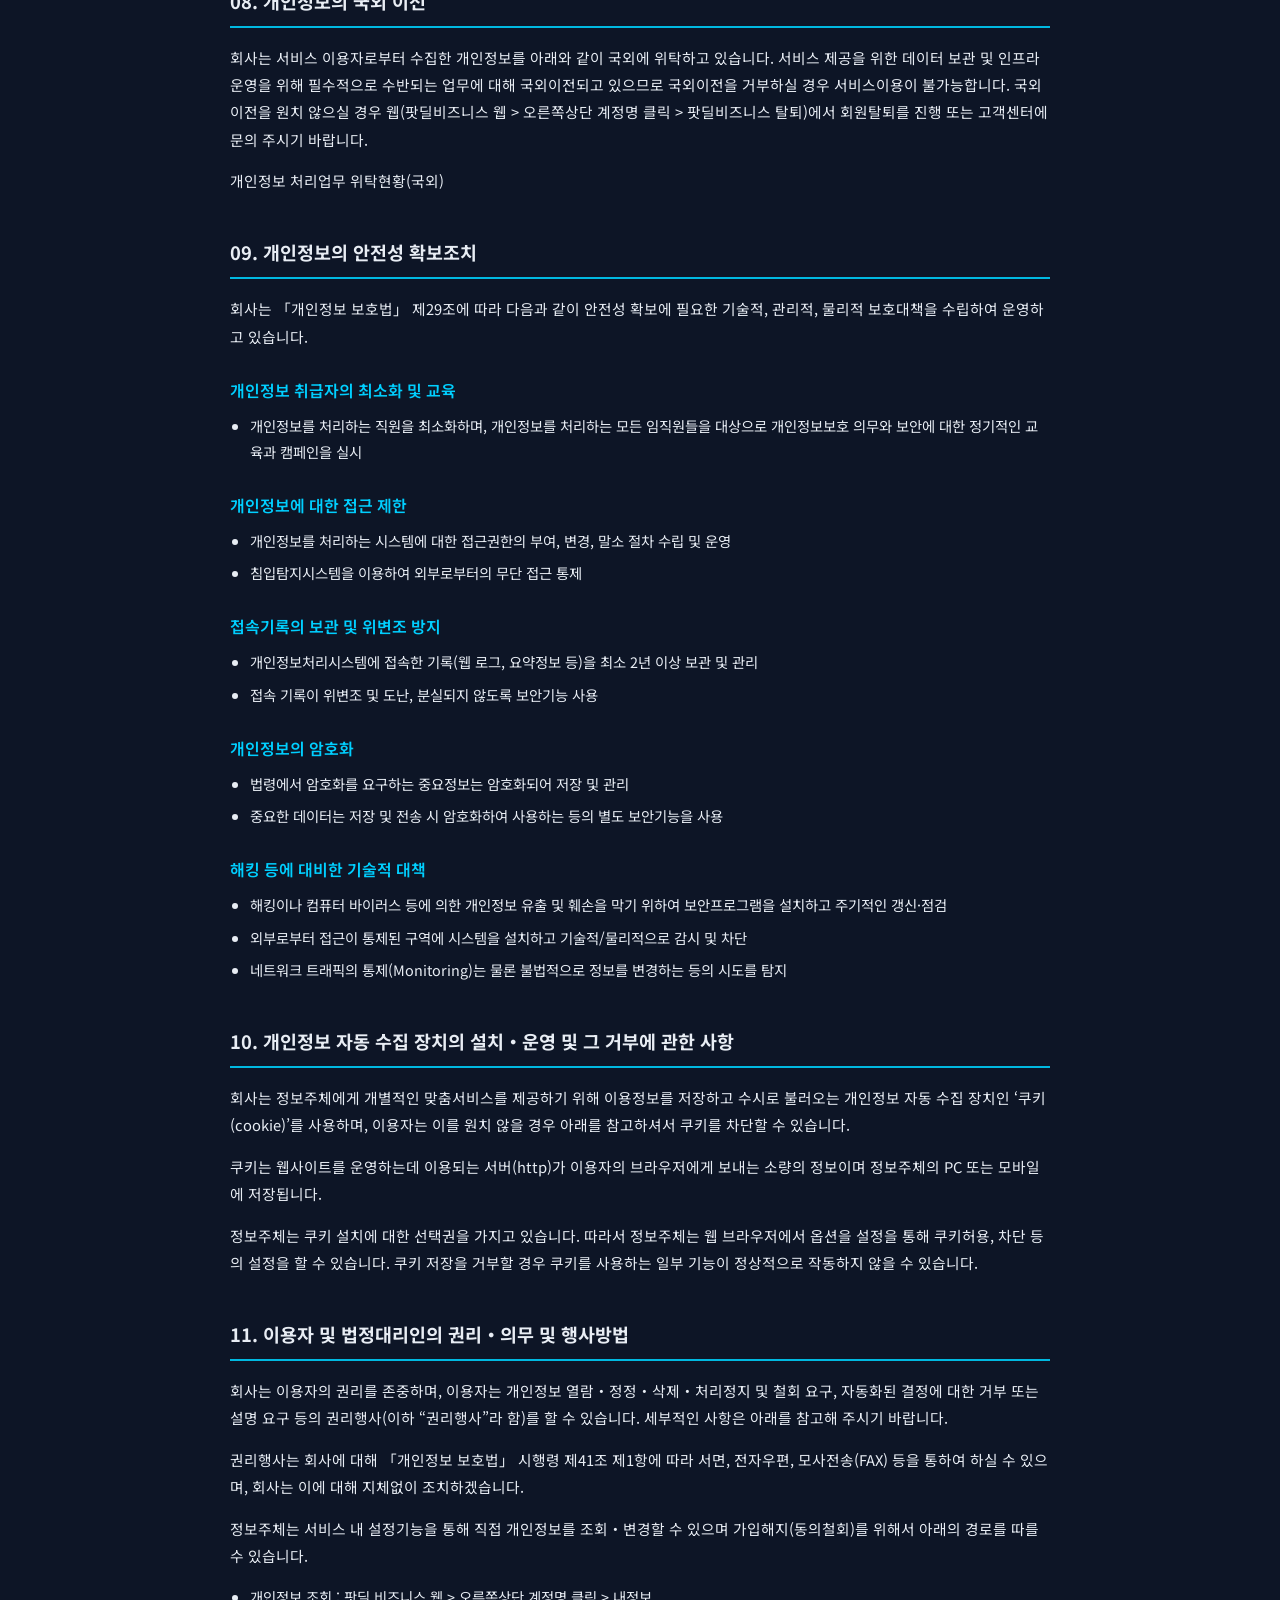
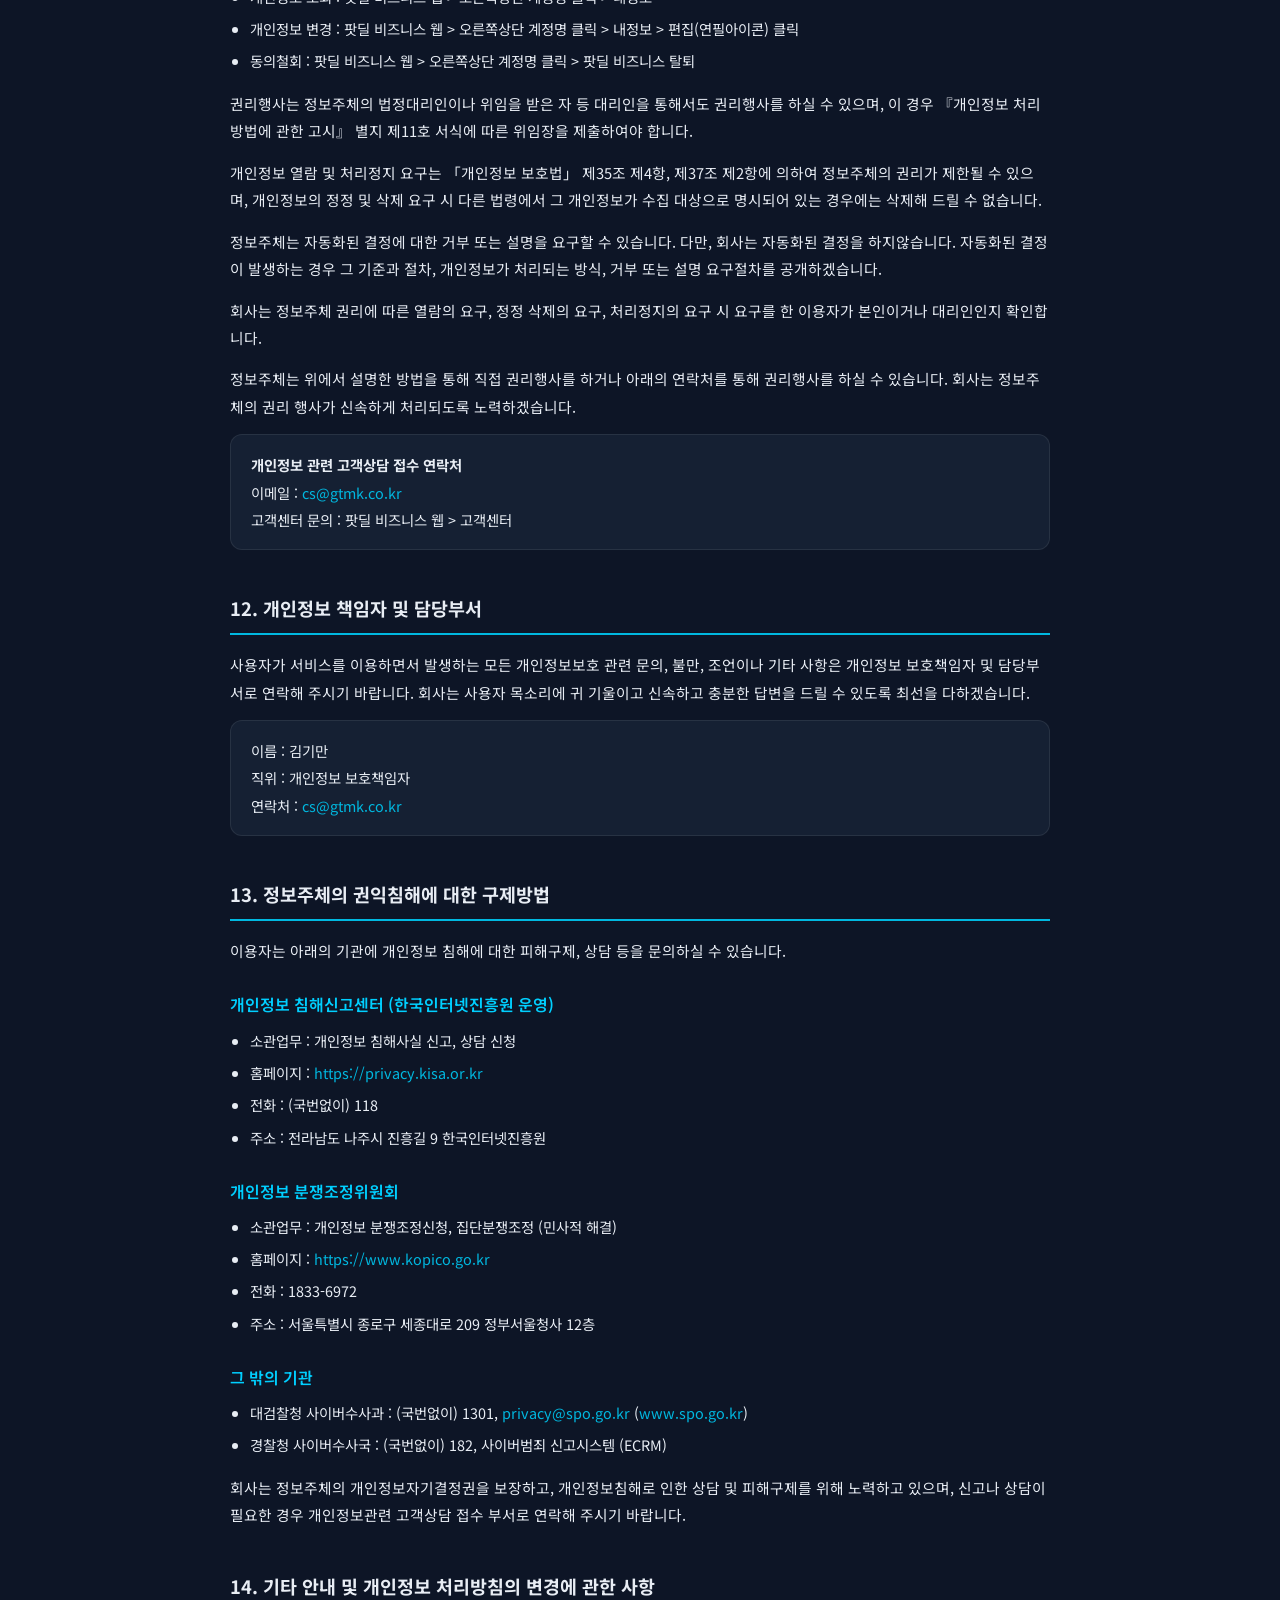
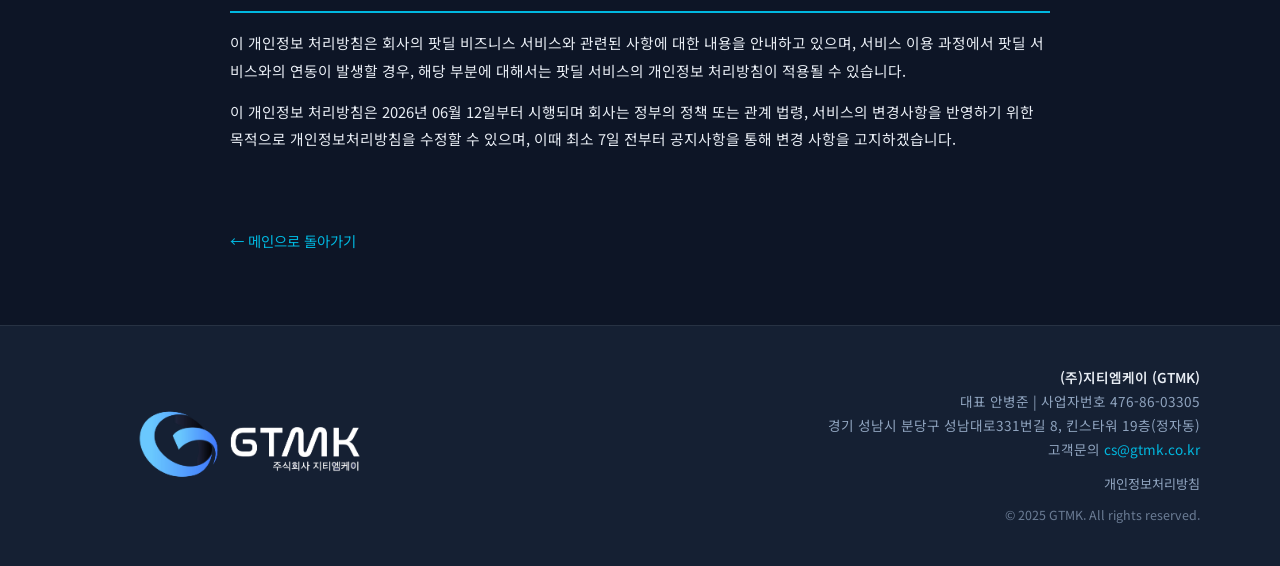
<file: privacy.html>
<!DOCTYPE html>
<html lang="ko">
  <head>
    <meta charset="UTF-8" />
    <meta name="viewport" content="width=device-width, initial-scale=1.0" />
    <meta
      name="description"
      content="팟딜 비즈니스 개인정보처리방침 — (주)지티엠케이(GTMK)의 개인정보 처리 및 보호에 관한 절차와 기준을 안내합니다."
    />
    <title>개인정보처리방침 — Poddeal 팟딜</title>
    <link rel="stylesheet" href="css/styles.css" />
    <link rel="preconnect" href="https://fonts.googleapis.com" />
    <link rel="preconnect" href="https://fonts.gstatic.com" crossorigin />
    <link
      href="https://fonts.googleapis.com/css2?family=Noto+Sans+KR:wght@400;500;600;700&display=swap"
      rel="stylesheet"
    />
  </head>
  <body>
    <header class="site-header">
      <div class="header-inner">
        <a href="index.html" class="logo" aria-label="Poddeal 팟딜 홈">
          <span class="logo-mark" aria-hidden="true">
            <svg width="36" height="36" viewBox="0 0 36 36" fill="none" xmlns="http://www.w3.org/2000/svg">
              <defs>
                <linearGradient id="pd-grad-h" x1="2" y1="2" x2="34" y2="34" gradientUnits="userSpaceOnUse">
                  <stop offset="0%" stop-color="#00cfff"/>
                  <stop offset="55%" stop-color="#4d7fff"/>
                  <stop offset="100%" stop-color="#8b5cf6"/>
                </linearGradient>
              </defs>
              <circle cx="18" cy="18" r="14.5" stroke="url(#pd-grad-h)" stroke-width="2.5" stroke-linecap="round" stroke-dasharray="77 15" stroke-dashoffset="-4"/>
              <circle cx="18" cy="18" r="9" stroke="url(#pd-grad-h)" stroke-width="2.5" stroke-linecap="round" stroke-dasharray="41 17" stroke-dashoffset="8"/>
              <circle cx="18" cy="3.5" r="2" fill="#00cfff"/>
              <circle cx="30.5" cy="24.5" r="2" fill="#8b5cf6"/>
            </svg>
          </span>
          <span class="logo-text">
            <span class="logo-en">poddeal</span>
            <span class="logo-ko">팟딜</span>
          </span>
        </a>
        <nav class="site-nav site-nav--simple" aria-label="주요 메뉴">
          <ul class="nav-list">
            <li><a href="index.html#about">소개</a></li>
            <li><a href="index.html#flow">거래 구조</a></li>
            <li><a href="index.html#contact">문의</a></li>
          </ul>
        </nav>
      </div>
    </header>

    <main>
      <section class="legal">
        <div class="legal-inner">
          <h1 class="legal-title">팟딜 비즈니스 개인정보처리방침</h1>
          <p class="legal-effective">시행일자 : 2026년 06월 12일</p>

          <p class="legal-intro">
            (주)지티엠케이(이하 “회사” 라고 합니다)은 개인정보보호법, 정보통신망
            이용촉진 및 정보보호 등에 관한 법률 등 관계 법령이 정한바를 준수하여,
            적법하고 안전하게 이용자의 개인정보를 처리하고 있습니다. 이에
            「개인정보 보호법」 제30조에 따라 이용자에게 개인정보의 처리와 보호에
            관한 절차 및 기준을 안내하고, 이와 관련한 고충을 신속하고 원활하게
            처리할 수 있도록 하기 위하여 다음과 같이 개인정보 처리방침을 수립하여
            공개하고 있습니다.
          </p>

          <nav class="legal-toc" aria-label="목차">
            <ol>
              <li><a href="#sec-01">개인정보의 처리 목적</a></li>
              <li><a href="#sec-02">처리하는 개인정보의 항목</a></li>
              <li><a href="#sec-03">개인정보의 처리 및 보유 기간</a></li>
              <li><a href="#sec-04">개인정보의 파기절차 및 방법에 관한 사항</a></li>
              <li><a href="#sec-05">개인정보의 제3자 제공</a></li>
              <li><a href="#sec-06">추가적인 이용・제공 판단 기준</a></li>
              <li><a href="#sec-07">개인정보 처리업무의 위탁</a></li>
              <li><a href="#sec-08">개인정보의 국외 이전</a></li>
              <li><a href="#sec-09">개인정보의 안전성 확보조치</a></li>
              <li><a href="#sec-10">개인정보 자동 수집 장치의 설치・운영 및 그 거부에 관한 사항</a></li>
              <li><a href="#sec-11">이용자 및 법정대리인의 권리・의무 및 행사방법</a></li>
              <li><a href="#sec-12">개인정보 책임자 및 담당부서</a></li>
              <li><a href="#sec-13">정보주체의 권익침해에 대한 구제방법</a></li>
              <li><a href="#sec-14">기타 안내 및 개인정보 처리방침의 변경에 관한 사항</a></li>
            </ol>
          </nav>

          <section class="legal-section" id="sec-01">
            <h2>01. 개인정보의 처리 목적</h2>
            <p>
              회사는 다음의 목적을 위하여 개인정보를 처리합니다. 처리하고 있는
              개인정보는 다음의 목적 이외의 용도로는 이용되지 않으며, 이용 목적이
              변경되는 경우에는 「개인정보 보호법」 제18조에 따라 별도의 동의를
              받는 등 필요한 조치를 이행할 것입니다.
            </p>
            <h3>서비스 등록 및 관리</h3>
            <p>
              회원가입 및 탈퇴, 서비스이용 등록 및 해지, 연령 확인, 이용자 및
              법정대리인의 본인 확인, 법정대리인의 동의 여부 확인, 회원제 서비스
              제공에 따른 본인 식별・인증, 중복가입 방지, 회원자격 유지・관리, 각종
              고지・통지, 분쟁조정, 고충처리 목적으로 개인정보를 처리합니다.
            </p>
            <h3>재화 또는 서비스 제공</h3>
            <p>
              물품배송, 서비스 제공, 이벤트 정보 및 참여 기회 제공, 계약서・청구서
              발송, 관심사・성향・위치에 기반한 콘텐츠 및 맞춤서비스 제공, 본인인증,
              연령인증, 요금결제・정산의 목적으로 개인정보를 처리합니다.
            </p>
            <h3>서비스 개선 및 신규 서비스 개발</h3>
            <p>
              기존 서비스 제공에 더하여 서비스 이용기록, 인구통계학적 분석 및
              이용자의 관심을 바탕으로 다양한 서비스 기능을 강화하고, 이용자 경험을
              개선하기 위해 개인정보를 처리합니다. 이 과정에서 인공지능(AI) 기술이
              적용될 수 있으며, 이를 통해 콘텐츠 생성, 제공, 추천, 요약, 번역, 게시글
              작성 보조, 이미지 내 정보 추출·요약, 문의답변 등의 방식으로 서비스
              품질을 향상하고 신규 서비스를 개발하는 데 활용됩니다.
            </p>
            <h3>보안, 프라이버시 보호를 포함한 안전한 서비스 환경 구축 및 관리</h3>
            <p>
              서비스 부정이용 방지, 관계 법령 및 팟딜 비즈니스 이용약관 위반
              이용자에 대한 이용 제한 조치 목적으로 개인정보를 처리합니다.
            </p>
          </section>

          <section class="legal-section" id="sec-02">
            <h2>02. 처리하는 개인정보의 항목</h2>

            <h3>이용자의 동의를 받지않고 처리하는 개인정보 항목</h3>
            <p>
              회사는 다음의 개인정보 항목을 「개인정보 보호법」 제15조 제1항
              제4호('계약이행')에 따라 이용자의 동의를 받지 않고 처리하고 있습니다.
            </p>
            <p><strong>[팟딜 비즈니스]</strong></p>
            <p>
              [서비스 가입시] 사업장정보(사업장주소, 대표자 성명, (휴대)전화번호),
              사업자등록증을 포함한 관계 법령 및 사업장 운영에 필요한 증빙서류,
              (소셜회원 가입 시) 이메일, (공공프로필 가입 시) 이름, (휴대)전화번호,
              이메일, 소속기관, 부서명 및 직함, 공무원증 사본, [광고서비스 이용 시]
              사업자등록증을 포함한 관계 법령 및 광고운영 정책상 필요한 증빙서류,
              [광고 에이전시 운영자 등록 시] 마케터계정 성명, 이메일, [소셜회원
              본인인증 시 및 비즈프로필·광고계정 생성 시] 성명, 생년월일, 성별,
              (휴대)전화번호, 통신사, 암호화된 동일인식별정보(CI), 암호화된
              중복가입확인정보(DI), 본인인증 이력, (채팅 서비스 이용 시) 채팅정보,
              [고객센터 문의 시] 이메일, 사업자등록증 등 사업자확인정보와 같이 문의
              성격에 따른 필요 정보들, [업무계정 생성 시] 이메일, 비밀번호, 지역정보,
              닉네임, 이용자식별값, (사진등록 시) 프로필 사진, 관심 카테고리,
              (본인인증 시) (휴대)전화번호, 성명, 생년월일, 통신사, 암호화된
              동일인식별정보(CI), 암호화된 중복가입확인정보(DI), 내외국인 정보,
              본인인증 이력
            </p>
            <p><strong>[사장님학교]</strong></p>
            <p>성명, 이메일, (휴대)전화번호</p>
            <p><strong>[QR오더]</strong></p>
            <p>
              [가맹점 가입 시] ID, 패스워드, 대표자 정보(성명, (휴대)전화번호,
              이메일), 사업자등록증, 영업신고증과 같은 증빙서류, [선불형 결제수단
              정산 시] 가맹점ID, 수수료(율), 지급액, 정산계좌 정보, 통장사본
            </p>
            <p><strong>[주문 및 결제 처리]</strong></p>
            <p>결제ID, 주문내역, 결제정보</p>
            <p><strong>[정산처리]</strong></p>
            <p>
              사업장정보(대표자 성명, 사업장주소, (휴대)전화번호), 정산정보(은행명,
              예금주명, 계좌번호, 통장사본 및 사업자등록증과 같은 증빙서류)
            </p>
            <p><strong>[환불처리]</strong></p>
            <p>환불 계좌정보(예금주명, 은행명, 계좌번호)</p>
            <p><strong>[리드폼]</strong></p>
            <p>[구글계정 연동 시] 이메일</p>
            <p><strong>[생성형 AI 활용 서비스 제공을 위해 수집하는 항목]</strong></p>
            <p>
              이용자가 대화창에 입력하는 내용, 상담내역 정보, 이용자 업로드 이미지,
              서비스 이용기록
            </p>
            <p class="legal-note">
              ※ 서비스의 특성상 이용자의 자유로운 입력이 가능하므로, 이용자는
              대화창에 본인 또는 타인의 민감한 정보(주민등록번호, 여권번호, 의료
              정보, 신용카드 번호 등)나 기밀 정보를 입력하지 않도록 각별히 주의하여야
              합니다.
            </p>
            <p>
              팟딜은 다음의 개인정보 항목을 「개인정보 보호법」 제15조 제1항 제2호
              ('법령상 의무준수'), 「부가가치세법」 제32조에 따라 이용자의 동의를
              받지않고 처리하고 있습니다.
            </p>
            <p>세금계산서 발행정보(성명, 생년월일, 주민등록번호, 이메일)</p>
            <p>
              팟딜은 다음의 개인정보 항목을 「개인정보 보호법」 제15조 제1항 제2호
              ('법령상 의무준수'), 「전자상거래 등에서의 소비자보호에 관한 법률」
              제20조에 따라 이용자의 동의를 받지않고 처리하고 있습니다.
            </p>
            <p>성명, 생년월일, 주소, 전화번호 및 이메일</p>
            <p>
              팟딜은 다음의 개인정보 항목을 「개인정보 보호법」 제15조 제1항 제2호
              ('법령상 의무준수') 따라, 각 업종별 자격 내지 허가·신고 관련 서류들을
              각 업종 관련 법령에 근거하여 이용자의 동의를 받지않고 처리하고
              있습니다.
            </p>

            <h3>이용자의 동의를 받아 처리하는 개인정보 항목</h3>
            <p>
              회사는 다음의 개인정보 항목을 「개인정보 보호법」 제15조 제1항 제1호에
              따라 이용자의 동의를 받아 처리하고 있습니다.
            </p>
            <p><strong>[QR오더]</strong></p>
            <p>
              [자동이체 계좌 등록 시] 결제자 성명, 결제자 생년월일, 계좌정보(예금주명,
              은행명, 계좌번호), 통장사본, [카드 자동결제 시] 결제자 성명, 결제자
              생년월일, 카드정보(서명, 카드사명, 카드번호, 유효기간, 카드명의자
              생년월일), [상담신청등록 시] (휴대)전화번호, 문의 내용
            </p>
            <p><strong>[광고성 정보 발송]</strong></p>
            <p>
              [팟딜 비즈니스] 이메일<br />
              [팟딜 광고 전문가모드] 성명, 이메일, (휴대)전화번호
            </p>

            <h3>서비스 이용과정에서 자동으로 생성 및 수집되는 정보</h3>
            <p>
              서비스 이용과정에서 검색이력, 거래기록, 방문기록, 콘텐츠
              생성・열람・추천을 포함한 서비스 이용기록, IP주소, 운영체제
              정보・인터페이스・언어 설정과 같은 단말기 정보, 광고식별자가 생성되어
              수집될 수 있습니다. 수집된 정보는 개인정보와의 연계 여부 등에 따라
              개인정보에 해당할 수도 있고, 개인정보에 해당할 수 있습니다.
            </p>
          </section>

          <section class="legal-section" id="sec-03">
            <h2>03. 개인정보의 처리 및 보유 기간</h2>
            <p>
              회사는 관계 법령에 따른 개인정보 보유・이용기간 또는 개인정보 수집 시
              정보주체로부터 동의받은 보유・이용 기간 내에서 개인정보를
              처리・보유합니다. 각각의 개인정보 처리 및 보유 기간은 다음과 같습니다.
            </p>
            <ul>
              <li>
                서비스 등록 및 관리 : 서비스 이용 해지 후 6개월까지(사업자와 소비자
                간 분쟁발생에 따른 CS 대응 을 위함)
              </li>
            </ul>
            <p class="legal-note">
              ※ 다만, 다음의 사유에 해당하는 경우에는 해당 사유 종료 시까지
              처리・보유합니다.
            </p>
            <ul>
              <li>
                관계 법령 위반에 따른 수사・조사 등이 진행 중인 경우에는 해당
                수사・조사 종료시까지
              </li>
              <li>
                팟딜 비즈니스 이용약관에 따른 서비스 이용 제재 발생시 동일인 식별 및
                부정이용방지가 필요한 경우 부정이용기록이 있는 사용자의 휴대전화번호,
                부정이용기록, 단말기정보 : 제재종료시까지(최대 5년)
              </li>
            </ul>
            <ul>
              <li>
                재화 또는 서비스 제공 : 재화・서비스 공급 완료 및 요금 결제・정산,
                서비스 제공에 따른 CS대응 업무 처리 완료시까지
              </li>
            </ul>
            <p class="legal-note">
              ※ 다만, 다음의 사유에 해당하는 경우에는 해당 사유 종료시까지
              처리・보유합니다.
            </p>
            <ul>
              <li>
                팟딜 비즈니스 이용약관에 따른 서비스 이용 제재 발생시 동일인 식별 및
                부정이용방지가 필요한 경우 부정이용기록, 단말기정보, 부정이용기록이
                있는 거래계좌정보 : 제재종료시까지(최대 5년)
              </li>
            </ul>
            <p>
              「전자상거래 등에서의 소비자보호에 관한 법률」 제6조(거래기록의 보존
              등)에 따른 표시・광고, 계약내용 및 이행 등 거래에 관한 기록
            </p>
            <ul>
              <li>계약 또는 청약철회, 대금결제, 재화 등의 공급기록 : 5년</li>
              <li>소비자 불만 또는 분쟁처리에 관한 기록 : 3년</li>
              <li>표시・광고에 관한 기록 : 6개월</li>
            </ul>
            <p>「통신비밀보호법」 제15조의2(전기통신사업자의 협조의무)</p>
            <ul>
              <li>컴퓨터통신, 인터넷 로그기록자료, 접속지 추적자료 : 3개월</li>
            </ul>
            <p>「국세기본법」 85조의3(장부 등의 비치와 보존)</p>
            <ul>
              <li>세법이 규정하는 모든 거래에 관한 장부 및 증빙서류 : 10년</li>
              <li>과세표준과 세액의 신고자료 : 5년</li>
            </ul>
            <p>부가가치세법</p>
            <ul>
              <li>부가가치세의 과세표준과 세액의 신고자료 : 5년</li>
            </ul>
            <p>
              「전자금융거래법」 제22조(전자금융거래기록의 생성・보존 및 파기)
            </p>
            <ul>
              <li>전자금융 거래에 관한 기록 : 5년</li>
            </ul>
          </section>

          <section class="legal-section" id="sec-04">
            <h2>04. 개인정보의 파기절차 및 방법에 관한 사항</h2>
            <p>
              회사는 개인정보 보유기간의 경과, 처리목적 달성 등 개인정보가
              불필요하게 되었을 때에는 지체없이 해당 개인정보를 파기합니다. 다만,
              회사 내부 방침 또는 관계 법령에서 정한 보관기간이 있을 경우 일정
              기간동안 보관 후 파기됩니다.
            </p>
            <p class="legal-note">
              ※ 다른 법령에 따라 보존하는 개인정보의 항목과 보존근거는 "03 개인정보의
              처리 및 보유 기간"에서 확인 가능합니다.
            </p>
            <p>개인정보 파기의 절차 및 방법은 다음과 같습니다.</p>
            <h3>파기절차</h3>
            <p>
              파기기준에 도달한 개인정보는 자동화된 처리를 통해 삭제하며, 해당 삭제
              과정은 전산 시스템을 통해 관리자에게 통보됩니다. 또한, 종이 문서와 같은
              비전자적 자료는 수동으로 세심하게 파기하여, 모든 처리 과정은 기록되고
              관리되도록 합니다.
            </p>
            <h3>파기방법</h3>
            <p>
              종이에 출력된 개인정보는 분쇄기로 분쇄하거나 소각하여 파기하고,
              전자적 파일 형태로 저장된 기록은 재생할 수 없는 기술적 방법을 사용하여
              삭제합니다.
            </p>
          </section>

          <section class="legal-section" id="sec-05">
            <h2>05. 개인정보의 제3자 제공</h2>
            <p>
              회사는 정보주체의 개인정보를 "01 개인정보 처리목적"에서 명시한 범위
              내에서만 처리하며, 정보주체의 동의, 법률의 특별한 규정 등 개인정보
              보호법 제17조 및 제18조에 해당하는 경우에만 개인정보를 제3자에게
              제공하고 그 이외에는 정보주체의 개인정보를 제3자에게 제공하지 않습니다.
            </p>
            <h3>정보주체의 동의를 받아 개인정보를 제3자 제공하는 경우</h3>
            <div class="legal-table-wrap">
              <table class="legal-table">
                <thead>
                  <tr>
                    <th>제공받는자</th>
                    <th>제공목적</th>
                    <th>제공항목</th>
                    <th>보유 및 이용기간</th>
                  </tr>
                </thead>
                <tbody>
                  <tr>
                    <td>(주) 팟딜페이</td>
                    <td>판매 및 정산<br />특정금융정보법 준수</td>
                    <td>
                      사업자 정보 : 상호명, 사업자구분, 사업자등록번호, 과세타입,
                      대표자명, 업태, 종목, 가게주소, 대표연락처<br />정산정보 :
                      예금주명, 은행명, 계좌번호, 세금계산서 수신 이메일주소
                    </td>
                    <td>
                      서비스 제공 기간<br />※ 다만, 관계 법령에 의하여 보존할 필요가
                      있는 경우 해당 기간 동안 보관합니다.
                    </td>
                  </tr>
                  <tr>
                    <td>
                      나이스정보통신(주), 은행(산업/기업/국민/외환/수협/농협/우리/SC제일/씨티/대구/부산/광주/제주/전북/경남/새마을/신협/우체국/하나/신한/케이/카카오/토스),
                      카드사(국민/비씨/롯데/삼성/NH농협/현대/신한/하나/우리)
                    </td>
                    <td>
                      CMS 출금이체 서비스 제공 및 출금동의 확인, 신규 등록 및 해지
                      사실 확인 및 통지, 민원 처리
                    </td>
                    <td>
                      신청자 정보(성명, 연락처, 휴대번호), 예금(카드)주명,
                      은행(카드)명, 계좌(카드)번호, 생년월일(사업자등록번호),
                      카드유효기간
                    </td>
                    <td>
                      CMS 출금이체 신청부터 해지 시까지<br />※ 다만, 관계 법령에 따라
                      보존할 필요가 있는 경우 해당 기간 동안 보관합니다.
                    </td>
                  </tr>
                  <tr>
                    <td>(주) 페이히어</td>
                    <td>팟딜-페이히어 연동 서비스 이용자 관리</td>
                    <td>이용자식별값</td>
                    <td>이용자 확인 후 바로 파기</td>
                  </tr>
                </tbody>
              </table>
            </div>
            <p>
              회사는 원활한 서비스 제공을 위해 다음의 경우 개인정보 보호법 제17조
              제1항 제1호에 따라 정보주체의 동의를 얻어 필요 최소한의 범위로만
              제공합니다. 다만, 현재시점에서 팟딜 비즈니스에서 제3자제공의 경우는
              존재하지 않습니다.
            </p>
            <p>
              회사는 아래의 경우 이용자의 동의 없이 관계기관에 개인정보를 제공할 수
              있습니다.
            </p>
            <ul>
              <li>회사는 「개인정보 보호법」 등 관계 법령이 정하는 경우</li>
              <li>
                정부 관계부처가 합동으로 발표한 「긴급상황 시 개인정보 처리 및
                보호수칙」에 따라 재난, 감염병, 급박한 생명·신체 위험을 초래하는
                사건·사고, 급박한 재산 손실 등의 긴급상황이 발생하는 경우
              </li>
            </ul>
          </section>

          <section class="legal-section" id="sec-06">
            <h2>06. 추가적인 이용・제공 판단 기준</h2>
            <p>
              회사는 사용자로부터 동의를 받은 후에 동의 받는 범위 혹은 관련 법령에서
              정한 범위 내에서만 개인정보를 처리하며, 사용자의 동의 없이 개인정보를
              추가적으로 이용・제공하지 않습니다. 추후에 추가적으로 처리하는 경우가
              발생한다면 회사는 사용자에게 이를 미리 상세히 알릴 것입니다.
            </p>
          </section>

          <section class="legal-section" id="sec-07">
            <h2>07. 개인정보 처리업무의 위탁</h2>
            <p>
              회사는 서비스의 원활한 제공을 위해 필요한 범위 내에서 개인정보의 처리를
              일부 위탁하고 있습니다. 자세한 위탁사항은 개인정보 처리업무
              위탁현황(국내)을 통해 확인하실 수 있습니다.
            </p>
            <p>
              회사는 개인정보 처리 업무를 위탁할 때, 위탁 받은 업체가 개인정보 보호
              관련 법령을 준수하도록 철저히 관리·감독하고 있습니다. 이를 위해 회사는
              수탁 업체와의 계약 시 개인정보 보호 조항을 포함하고, 정기적인 감사와
              평가를 통해 수탁 업체의 개인정보 처리 현황을 지속적으로 점검합니다.
              또한, 수탁 업체가 개인정보 보호에 필요한 기술적, 관리적, 물리적 조치를
              이행할 수 있도록 지원하고 있습니다. 이를 통해 회사는 고객의 개인정보가
              안전하게 처리될 수 있도록 최선을 다하고 있습니다.
            </p>
            <p>
              또한 회사는 생성형 AI를 활용하여 제공하는 서비스와 관련하여 수탁자와
              기업용(Enterprise) 계약을 체결하여, 전송된 데이터가 수탁자의
              대형언어모델(LLM) 학습에 무단으로 사용되지 않고 답변 생성 직후 즉각
              파기하고 있습니다.
            </p>
            <p>
              개인정보 처리 업무를 국외에 위탁하는 경우는 "08 개인정보의 국외
              이전"에서 안내하고 있습니다.
            </p>
          </section>

          <section class="legal-section" id="sec-08">
            <h2>08. 개인정보의 국외 이전</h2>
            <p>
              회사는 서비스 이용자로부터 수집한 개인정보를 아래와 같이 국외에
              위탁하고 있습니다. 서비스 제공을 위한 데이터 보관 및 인프라 운영을 위해
              필수적으로 수반되는 업무에 대해 국외이전되고 있으므로 국외이전을
              거부하실 경우 서비스이용이 불가능합니다. 국외 이전을 원치 않으실 경우
              웹(팟딜비즈니스 웹 &gt; 오른쪽상단 계정명 클릭 &gt; 팟딜비즈니스
              탈퇴)에서 회원탈퇴를 진행 또는 고객센터에 문의 주시기 바랍니다.
            </p>
            <p>개인정보 처리업무 위탁현황(국외)</p>
          </section>

          <section class="legal-section" id="sec-09">
            <h2>09. 개인정보의 안전성 확보조치</h2>
            <p>
              회사는 「개인정보 보호법」 제29조에 따라 다음과 같이 안전성 확보에
              필요한 기술적, 관리적, 물리적 보호대책을 수립하여 운영하고 있습니다.
            </p>
            <h3>개인정보 취급자의 최소화 및 교육</h3>
            <ul>
              <li>
                개인정보를 처리하는 직원을 최소화하며, 개인정보를 처리하는 모든
                임직원들을 대상으로 개인정보보호 의무와 보안에 대한 정기적인 교육과
                캠페인을 실시
              </li>
            </ul>
            <h3>개인정보에 대한 접근 제한</h3>
            <ul>
              <li>
                개인정보를 처리하는 시스템에 대한 접근권한의 부여, 변경, 말소 절차
                수립 및 운영
              </li>
              <li>침입탐지시스템을 이용하여 외부로부터의 무단 접근 통제</li>
            </ul>
            <h3>접속기록의 보관 및 위변조 방지</h3>
            <ul>
              <li>
                개인정보처리시스템에 접속한 기록(웹 로그, 요약정보 등)을 최소 2년
                이상 보관 및 관리
              </li>
              <li>접속 기록이 위변조 및 도난, 분실되지 않도록 보안기능 사용</li>
            </ul>
            <h3>개인정보의 암호화</h3>
            <ul>
              <li>법령에서 암호화를 요구하는 중요정보는 암호화되어 저장 및 관리</li>
              <li>
                중요한 데이터는 저장 및 전송 시 암호화하여 사용하는 등의 별도
                보안기능을 사용
              </li>
            </ul>
            <h3>해킹 등에 대비한 기술적 대책</h3>
            <ul>
              <li>
                해킹이나 컴퓨터 바이러스 등에 의한 개인정보 유출 및 훼손을 막기
                위하여 보안프로그램을 설치하고 주기적인 갱신·점검
              </li>
              <li>
                외부로부터 접근이 통제된 구역에 시스템을 설치하고 기술적/물리적으로
                감시 및 차단
              </li>
              <li>
                네트워크 트래픽의 통제(Monitoring)는 물론 불법적으로 정보를 변경하는
                등의 시도를 탐지
              </li>
            </ul>
          </section>

          <section class="legal-section" id="sec-10">
            <h2>10. 개인정보 자동 수집 장치의 설치・운영 및 그 거부에 관한 사항</h2>
            <p>
              회사는 정보주체에게 개별적인 맞춤서비스를 제공하기 위해 이용정보를
              저장하고 수시로 불러오는 개인정보 자동 수집 장치인 ‘쿠키(cookie)’를
              사용하며, 이용자는 이를 원치 않을 경우 아래를 참고하셔서 쿠키를 차단할
              수 있습니다.
            </p>
            <p>
              쿠키는 웹사이트를 운영하는데 이용되는 서버(http)가 이용자의 브라우저에게
              보내는 소량의 정보이며 정보주체의 PC 또는 모바일에 저장됩니다.
            </p>
            <p>
              정보주체는 쿠키 설치에 대한 선택권을 가지고 있습니다. 따라서 정보주체는
              웹 브라우저에서 옵션을 설정을 통해 쿠키허용, 차단 등의 설정을 할 수
              있습니다. 쿠키 저장을 거부할 경우 쿠키를 사용하는 일부 기능이
              정상적으로 작동하지 않을 수 있습니다.
            </p>
          </section>

          <section class="legal-section" id="sec-11">
            <h2>11. 이용자 및 법정대리인의 권리・의무 및 행사방법</h2>
            <p>
              회사는 이용자의 권리를 존중하며, 이용자는 개인정보
              열람・정정・삭제・처리정지 및 철회 요구, 자동화된 결정에 대한 거부 또는
              설명 요구 등의 권리행사(이하 “권리행사”라 함)를 할 수 있습니다. 세부적인
              사항은 아래를 참고해 주시기 바랍니다.
            </p>
            <p>
              권리행사는 회사에 대해 「개인정보 보호법」 시행령 제41조 제1항에 따라
              서면, 전자우편, 모사전송(FAX) 등을 통하여 하실 수 있으며, 회사는 이에
              대해 지체없이 조치하겠습니다.
            </p>
            <p>
              정보주체는 서비스 내 설정기능을 통해 직접 개인정보를 조회・변경할 수
              있으며 가입해지(동의철회)를 위해서 아래의 경로를 따를 수 있습니다.
            </p>
            <ul>
              <li>
                개인정보 조회 : 팟딜 비즈니스 웹 &gt; 오른쪽상단 계정명 클릭 &gt;
                내정보
              </li>
              <li>
                개인정보 변경 : 팟딜 비즈니스 웹 &gt; 오른쪽상단 계정명 클릭 &gt;
                내정보 &gt; 편집(연필아이콘) 클릭
              </li>
              <li>
                동의철회 : 팟딜 비즈니스 웹 &gt; 오른쪽상단 계정명 클릭 &gt; 팟딜
                비즈니스 탈퇴
              </li>
            </ul>
            <p>
              권리행사는 정보주체의 법정대리인이나 위임을 받은 자 등 대리인을 통해서도
              권리행사를 하실 수 있으며, 이 경우 『개인정보 처리 방법에 관한 고시』
              별지 제11호 서식에 따른 위임장을 제출하여야 합니다.
            </p>
            <p>
              개인정보 열람 및 처리정지 요구는 「개인정보 보호법」 제35조 제4항, 제37조
              제2항에 의하여 정보주체의 권리가 제한될 수 있으며, 개인정보의 정정 및
              삭제 요구 시 다른 법령에서 그 개인정보가 수집 대상으로 명시되어 있는
              경우에는 삭제해 드릴 수 없습니다.
            </p>
            <p>
              정보주체는 자동화된 결정에 대한 거부 또는 설명을 요구할 수 있습니다.
              다만, 회사는 자동화된 결정을 하지않습니다. 자동화된 결정이 발생하는 경우
              그 기준과 절차, 개인정보가 처리되는 방식, 거부 또는 설명 요구절차를
              공개하겠습니다.
            </p>
            <p>
              회사는 정보주체 권리에 따른 열람의 요구, 정정 삭제의 요구, 처리정지의
              요구 시 요구를 한 이용자가 본인이거나 대리인인지 확인합니다.
            </p>
            <p>
              정보주체는 위에서 설명한 방법을 통해 직접 권리행사를 하거나 아래의
              연락처를 통해 권리행사를 하실 수 있습니다. 회사는 정보주체의 권리 행사가
              신속하게 처리되도록 노력하겠습니다.
            </p>
            <div class="legal-contact-box">
              <strong>개인정보 관련 고객상담 접수 연락처</strong><br />
              이메일 : <a href="mailto:cs@gtmk.co.kr">cs@gtmk.co.kr</a><br />
              고객센터 문의 : 팟딜 비즈니스 웹 &gt; 고객센터
            </div>
          </section>

          <section class="legal-section" id="sec-12">
            <h2>12. 개인정보 책임자 및 담당부서</h2>
            <p>
              사용자가 서비스를 이용하면서 발생하는 모든 개인정보보호 관련 문의, 불만,
              조언이나 기타 사항은 개인정보 보호책임자 및 담당부서로 연락해 주시기
              바랍니다. 회사는 사용자 목소리에 귀 기울이고 신속하고 충분한 답변을 드릴
              수 있도록 최선을 다하겠습니다.
            </p>
            <div class="legal-contact-box">
              이름 : 김기만<br />
              직위 : 개인정보 보호책임자<br />
              연락처 : <a href="mailto:cs@gtmk.co.kr">cs@gtmk.co.kr</a>
            </div>
          </section>

          <section class="legal-section" id="sec-13">
            <h2>13. 정보주체의 권익침해에 대한 구제방법</h2>
            <p>
              이용자는 아래의 기관에 개인정보 침해에 대한 피해구제, 상담 등을
              문의하실 수 있습니다.
            </p>
            <h3>개인정보 침해신고센터 (한국인터넷진흥원 운영)</h3>
            <ul>
              <li>소관업무 : 개인정보 침해사실 신고, 상담 신청</li>
              <li>홈페이지 : <a href="https://privacy.kisa.or.kr" target="_blank" rel="noopener">https://privacy.kisa.or.kr</a></li>
              <li>전화 : (국번없이) 118</li>
              <li>주소 : 전라남도 나주시 진흥길 9 한국인터넷진흥원</li>
            </ul>
            <h3>개인정보 분쟁조정위원회</h3>
            <ul>
              <li>소관업무 : 개인정보 분쟁조정신청, 집단분쟁조정 (민사적 해결)</li>
              <li>홈페이지 : <a href="https://www.kopico.go.kr" target="_blank" rel="noopener">https://www.kopico.go.kr</a></li>
              <li>전화 : 1833-6972</li>
              <li>주소 : 서울특별시 종로구 세종대로 209 정부서울청사 12층</li>
            </ul>
            <h3>그 밖의 기관</h3>
            <ul>
              <li>
                대검찰청 사이버수사과 : (국번없이) 1301,
                <a href="mailto:privacy@spo.go.kr">privacy@spo.go.kr</a>
                (<a href="https://www.spo.go.kr" target="_blank" rel="noopener">www.spo.go.kr</a>)
              </li>
              <li>
                경찰청 사이버수사국 : (국번없이) 182, 사이버범죄 신고시스템 (ECRM)
              </li>
            </ul>
            <p>
              회사는 정보주체의 개인정보자기결정권을 보장하고, 개인정보침해로 인한
              상담 및 피해구제를 위해 노력하고 있으며, 신고나 상담이 필요한 경우
              개인정보관련 고객상담 접수 부서로 연락해 주시기 바랍니다.
            </p>
          </section>

          <section class="legal-section" id="sec-14">
            <h2>14. 기타 안내 및 개인정보 처리방침의 변경에 관한 사항</h2>
            <p>
              이 개인정보 처리방침은 회사의 팟딜 비즈니스 서비스와 관련된 사항에 대한
              내용을 안내하고 있으며, 서비스 이용 과정에서 팟딜 서비스와의 연동이
              발생할 경우, 해당 부분에 대해서는 팟딜 서비스의 개인정보 처리방침이
              적용될 수 있습니다.
            </p>
            <p>
              이 개인정보 처리방침은 2026년 06월 12일부터 시행되며 회사는 정부의 정책
              또는 관계 법령, 서비스의 변경사항을 반영하기 위한 목적으로
              개인정보처리방침을 수정할 수 있으며, 이때 최소 7일 전부터 공지사항을
              통해 변경 사항을 고지하겠습니다.
            </p>
          </section>

          <a href="index.html" class="legal-back">← 메인으로 돌아가기</a>
        </div>
      </section>
    </main>

    <footer class="site-footer">
      <div class="container footer-inner">
        <div class="footer-brand">
          <img src="images/logo-gtmk.png" alt="주식회사 지티엠케이 GTMK" class="footer-gtmk-logo" />
        </div>
        <div class="footer-info">
          <address class="footer-address">
            <p><strong>(주)지티엠케이 (GTMK)</strong></p>
            <p>대표 안병준 | 사업자번호 476-86-03305</p>
            <p>경기 성남시 분당구 성남대로331번길 8, 킨스타워 19층(정자동)</p>
            <p>고객문의 <a href="mailto:cs@gtmk.co.kr">cs@gtmk.co.kr</a></p>
          </address>
          <p class="footer-links"><a href="privacy.html">개인정보처리방침</a></p>
          <p class="footer-copy">&copy; 2025 GTMK. All rights reserved.</p>
        </div>
      </div>
    </footer>

    <script src="js/main.js"></script>
  </body>
</html>
</file>
<file: css/styles.css>
:root {
  --color-bg: #0d1526;
  --color-surface: #152033;
  --color-surface-elevated: #1c2b42;
  --color-text: #e8edf4;
  --color-text-muted: #8fa3be;
  --color-accent: #00b8e0;
  --color-accent-hover: #00cfff;
  --color-user: #4ecdc4;
  --color-user-dim: rgba(78, 205, 196, 0.2);
  --color-seller: #7dd87d;
  --color-seller-dim: rgba(125, 216, 125, 0.2);
  --color-ai: #a78bfa;
  --color-ai-dim: rgba(167, 139, 250, 0.18);
  --color-border: rgba(255, 255, 255, 0.08);
  --font-sans: "Noto Sans KR", system-ui, -apple-system, sans-serif;
  --header-h: 4rem;
  --radius: 12px;
  --radius-lg: 20px;
  --shadow-card: 0 8px 32px rgba(0, 0, 0, 0.35);
  --transition: 0.2s ease;
}

*,
*::before,
*::after {
  box-sizing: border-box;
}

html {
  scroll-behavior: smooth;
}

body {
  margin: 0;
  font-family: var(--font-sans);
  font-size: 1rem;
  line-height: 1.6;
  color: var(--color-text);
  background: var(--color-bg);
  -webkit-font-smoothing: antialiased;
}

img {
  max-width: 100%;
  height: auto;
  display: block;
}

a {
  color: var(--color-accent);
  text-decoration: none;
  transition: color var(--transition);
}

a:hover {
  color: var(--color-accent-hover);
}

.container {
  width: min(1120px, 100% - 2rem);
  margin-inline: auto;
}

/* Header */
.site-header {
  position: sticky;
  top: 0;
  z-index: 100;
  background: rgba(15, 20, 25, 0.85);
  backdrop-filter: blur(12px);
  border-bottom: 1px solid var(--color-border);
}

.header-inner {
  display: flex;
  align-items: center;
  justify-content: space-between;
  width: min(1120px, 100% - 2rem);
  margin-inline: auto;
  min-height: var(--header-h);
}

.logo {
  display: flex;
  align-items: center;
  gap: 0.65rem;
  color: var(--color-text);
  text-decoration: none;
}

.logo:hover {
  color: var(--color-text);
}

.logo-mark {
  width: 2.25rem;
  height: 2.25rem;
  flex-shrink: 0;
  display: flex;
  align-items: center;
  justify-content: center;
}

.logo-text {
  display: flex;
  flex-direction: column;
  line-height: 1.15;
}

.logo-en {
  font-weight: 700;
  font-size: 1.05rem;
  letter-spacing: -0.02em;
  text-transform: lowercase;
  background: linear-gradient(90deg, #00cfff 0%, #4d7fff 55%, #8b5cf6 100%);
  -webkit-background-clip: text;
  background-clip: text;
  color: transparent;
}

.logo-ko {
  font-size: 0.75rem;
  color: var(--color-text-muted);
  font-weight: 500;
}

.nav-toggle {
  display: none;
  flex-direction: column;
  justify-content: center;
  gap: 5px;
  width: 2.5rem;
  height: 2.5rem;
  padding: 0;
  border: none;
  background: transparent;
  cursor: pointer;
  border-radius: 8px;
}

.nav-toggle:hover {
  background: var(--color-surface);
}

.nav-toggle-bar {
  display: block;
  width: 1.35rem;
  height: 2px;
  background: var(--color-text);
  margin-inline: auto;
  transition: transform var(--transition), opacity var(--transition);
}

.site-header.menu-open .nav-toggle-bar:nth-child(1) {
  transform: translateY(7px) rotate(45deg);
}

.site-header.menu-open .nav-toggle-bar:nth-child(2) {
  opacity: 0;
}

.site-header.menu-open .nav-toggle-bar:nth-child(3) {
  transform: translateY(-7px) rotate(-45deg);
}

.nav-list {
  list-style: none;
  margin: 0;
  padding: 0;
  display: flex;
  gap: clamp(1rem, 2vw, 1.75rem);
}

.nav-list a {
  color: var(--color-text-muted);
  font-weight: 500;
  font-size: 0.95rem;
}

.nav-list a:hover {
  color: var(--color-text);
}

/* Hero */
.hero {
  position: relative;
  min-height: auto;
  padding: 2.5rem 0 3rem;
  background: linear-gradient(
    165deg,
    #121a24 0%,
    var(--color-bg) 45%,
    #151d28 100%
  );
}

.hero--split .hero-split-inner {
  display: grid;
  grid-template-columns: 1fr;
  gap: 2rem;
  align-items: center;
}

@media (min-width: 900px) {
  .hero--split .hero-split-inner {
    grid-template-columns: minmax(0, 1fr) minmax(280px, 420px);
    gap: 2.5rem;
  }
}

.hero-content {
  position: relative;
  z-index: 1;
  padding: 0;
  max-width: 36rem;
}

.hero-visual {
  margin: 0;
  border-radius: var(--radius-lg);
  overflow: hidden;
  border: 1px solid var(--color-border);
  background: var(--color-surface);
  box-shadow: var(--shadow-card);
}

.hero-promo-img {
  width: 100%;
  height: auto;
  vertical-align: middle;
  display: block;
}

.hero-eyebrow {
  margin: 0 0 0.5rem;
  font-size: 0.8rem;
  font-weight: 600;
  letter-spacing: 0.12em;
  text-transform: uppercase;
  color: var(--color-accent);
}

.hero-title {
  margin: 0 0 1rem;
  font-size: clamp(2.25rem, 5vw, 3.5rem);
  font-weight: 700;
  letter-spacing: -0.03em;
  line-height: 1.15;
}

.hero-title-ko {
  font-weight: 600;
  color: var(--color-text-muted);
}

.hero-tagline {
  margin: 0 0 0.75rem;
  font-size: 1.15rem;
  font-weight: 500;
  color: var(--color-text);
  line-height: 1.5;
}

.hero-tagline strong {
  color: var(--color-accent-hover);
  font-weight: 700;
}

.hero-lead {
  margin: 0 0 1.75rem;
  max-width: 28rem;
  font-size: 1.02rem;
  color: var(--color-text-muted);
}

.hero-em {
  color: var(--color-text);
  font-weight: 600;
}

.hero-actions {
  display: flex;
  flex-wrap: wrap;
  gap: 0.75rem;
}

.btn {
  display: inline-flex;
  align-items: center;
  justify-content: center;
  padding: 0.75rem 1.5rem;
  font-family: inherit;
  font-size: 0.95rem;
  font-weight: 600;
  border-radius: 10px;
  border: 2px solid transparent;
  cursor: pointer;
  transition: background var(--transition), color var(--transition),
    border-color var(--transition), transform var(--transition);
}

.btn-primary {
  background: linear-gradient(90deg, #00b8e0, #4d7fff);
  color: #0d1526;
}

.btn-primary:hover {
  background: linear-gradient(90deg, #00cfff, #6690ff);
  color: #0d1526;
  transform: translateY(-1px);
}

.btn-outline {
  background: transparent;
  color: var(--color-accent);
  border-color: var(--color-accent);
}

.btn-outline:hover {
  background: rgba(61, 156, 240, 0.12);
  color: var(--color-accent-hover);
  border-color: var(--color-accent-hover);
}

/* Sections */
.section {
  padding: 4rem 0;
}

.section-title {
  margin: 0 0 1rem;
  font-size: clamp(1.5rem, 3vw, 2rem);
  font-weight: 700;
  letter-spacing: -0.02em;
}

.section-intro {
  margin: 0 0 2.5rem;
  max-width: 40rem;
  color: var(--color-text-muted);
  font-size: 1.02rem;
}

.hero-tagline--emph {
  font-size: 1.25rem;
  font-weight: 600;
  color: var(--color-text);
}

.hero-tagline--emph strong {
  color: var(--color-accent-hover);
}

.section-lead.definition {
  font-size: 1.12rem;
  color: var(--color-text);
  line-height: 1.75;
  max-width: 48rem;
  margin: 0 0 1.25rem;
}

.section-lead.definition strong {
  color: var(--color-accent-hover);
  font-weight: 600;
}

.pull-quote {
  margin: 1.5rem 0 2rem;
  padding: 1rem 1.25rem;
  border-radius: var(--radius);
  background: rgba(61, 156, 240, 0.1);
  border-left: 4px solid var(--color-accent);
  font-size: 1.05rem;
  line-height: 1.65;
  color: var(--color-text);
}

.pull-quote--accent {
  background: rgba(78, 205, 196, 0.1);
  border-left-color: var(--color-user);
}

.subsection-title--inline {
  margin-top: 2rem;
}

.seongnam {
  background: var(--color-bg);
  border-block: 1px solid var(--color-border);
}

.pain-grid {
  display: grid;
  grid-template-columns: repeat(auto-fit, minmax(260px, 1fr));
  gap: 1rem;
  margin-top: 2rem;
}

.pain-card {
  margin: 0;
  padding: 1.25rem 1.35rem;
  background: var(--color-surface);
  border: 1px solid var(--color-border);
  border-radius: var(--radius);
  border-left: 3px solid var(--color-accent);
}

.pain-card p {
  margin: 0 0 0.75rem;
  font-size: 0.98rem;
  color: var(--color-text-muted);
  font-style: italic;
  line-height: 1.6;
}

.pain-card-label {
  font-size: 0.75rem;
  font-weight: 600;
  letter-spacing: 0.06em;
  text-transform: uppercase;
  color: var(--color-accent);
}

.flow {
  background: var(--color-surface);
  border-block: 1px solid var(--color-border);
}

.flow-steps {
  list-style: none;
  margin: 0;
  padding: 0;
  display: flex;
  flex-direction: column;
  gap: 0;
}

.flow-step {
  display: grid;
  grid-template-columns: auto 1fr;
  gap: 1rem 1.25rem;
  align-items: start;
  padding: 1.25rem 0;
  border-bottom: 1px solid var(--color-border);
}

.flow-step:last-child {
  border-bottom: none;
  padding-bottom: 0;
}

.flow-step:first-child {
  padding-top: 0;
}

.flow-step-num {
  width: 2.25rem;
  height: 2.25rem;
  border-radius: 10px;
  background: linear-gradient(135deg, #00b8e0, #4d7fff);
  color: #fff;
  font-weight: 700;
  font-size: 0.95rem;
  display: grid;
  place-items: center;
}

.flow-step-title {
  margin: 0 0 0.35rem;
  font-size: 1.05rem;
  font-weight: 600;
}

.flow-step-body p {
  margin: 0;
  font-size: 0.92rem;
  color: var(--color-text-muted);
  line-height: 1.6;
}

.biz-pillars {
  list-style: none;
  margin: 0 0 1.75rem;
  padding: 0;
  display: grid;
  grid-template-columns: repeat(auto-fit, minmax(200px, 1fr));
  gap: 1rem;
}

.biz-pillars li {
  display: flex;
  flex-direction: column;
  gap: 0.35rem;
  padding: 1.15rem 1.25rem;
  background: var(--color-surface-elevated);
  border: 1px solid var(--color-border);
  border-radius: var(--radius);
}

.biz-pillar-label {
  font-size: 0.72rem;
  font-weight: 700;
  letter-spacing: 0.08em;
  text-transform: uppercase;
  color: var(--color-accent);
}

.biz-pillar-text {
  font-size: 1.05rem;
  font-weight: 600;
  color: var(--color-text);
}

.section-intro--tight {
  margin-bottom: 1.25rem;
}

.flow-steps--compact .flow-step {
  padding: 1rem 0;
}

.flow-steps--compact .flow-step:first-child {
  padding-top: 0;
}

.about {
  padding-top: 3rem;
}

.features {
  background: var(--color-bg);
  border-block: 1px solid var(--color-border);
}

.feature-group {
  margin-bottom: 2.75rem;
}

.feature-group:last-of-type {
  margin-bottom: 0;
}

.feature-group-title {
  margin: 0 0 1.25rem;
  font-size: 1.2rem;
  font-weight: 700;
  display: flex;
  flex-wrap: wrap;
  align-items: center;
  gap: 0.5rem;
}

.badge {
  display: inline-block;
  padding: 0.2rem 0.55rem;
  border-radius: 6px;
  font-size: 0.72rem;
  font-weight: 700;
  letter-spacing: 0.04em;
}

.badge-user {
  background: var(--color-user-dim);
  color: var(--color-user);
}

.badge-seller {
  background: var(--color-seller-dim);
  color: var(--color-seller);
}

.feature-badge {
  display: inline-block;
  font-size: 0.68rem;
  font-weight: 700;
  letter-spacing: 0.06em;
  text-transform: uppercase;
  color: var(--color-user);
  margin-bottom: 0.65rem;
}

.feature-badge--seller {
  color: var(--color-seller);
}

.feature-badge--ai {
  color: var(--color-ai);
}

.feature-card--user {
  border-color: rgba(78, 205, 196, 0.25);
}

.feature-card--user:hover {
  border-color: rgba(78, 205, 196, 0.45);
}

.feature-card--seller {
  border-color: rgba(125, 216, 125, 0.25);
}

.feature-card--seller:hover {
  border-color: rgba(125, 216, 125, 0.45);
}

.feature-card--ai {
  border-color: rgba(167, 139, 250, 0.28);
  background: linear-gradient(
    145deg,
    var(--color-surface-elevated) 0%,
    rgba(167, 139, 250, 0.06) 100%
  );
}

.feature-card--ai:hover {
  border-color: rgba(167, 139, 250, 0.5);
}

.ai-section {
  background: var(--color-surface);
  border-block: 1px solid var(--color-border);
}

.subsection-title {
  margin: 2.25rem 0 1rem;
  font-size: 1.05rem;
  font-weight: 600;
  color: var(--color-text-muted);
}

.ai-section .subsection-title:first-of-type {
  margin-top: 0;
}

.feature-grid--3 {
  grid-template-columns: repeat(auto-fit, minmax(240px, 1fr));
}

.roadmap {
  margin-top: 2.5rem;
  padding: 1.5rem 1.75rem;
  background: var(--color-surface-elevated);
  border: 1px solid var(--color-border);
  border-radius: var(--radius-lg);
}

.roadmap-title {
  margin-top: 0 !important;
  margin-bottom: 1rem !important;
  color: var(--color-text);
}

.roadmap-list {
  margin: 0;
  padding-left: 1.15rem;
  color: var(--color-text-muted);
  font-size: 0.95rem;
  line-height: 1.75;
}

.roadmap-list li {
  margin-bottom: 0.65rem;
}

.roadmap-list li:last-child {
  margin-bottom: 0;
}

.roadmap-list strong {
  color: var(--color-accent);
  font-weight: 600;
}

.cta-actions {
  display: flex;
  flex-wrap: wrap;
  gap: 0.75rem;
  justify-content: center;
}

.feature-grid {
  list-style: none;
  margin: 0;
  padding: 0;
  display: grid;
  grid-template-columns: repeat(auto-fit, minmax(260px, 1fr));
  gap: 1.25rem;
}

.feature-card {
  background: var(--color-surface-elevated);
  border: 1px solid var(--color-border);
  border-radius: var(--radius-lg);
  padding: 1.75rem;
  box-shadow: var(--shadow-card);
  transition: border-color var(--transition), transform var(--transition);
}

.feature-card:hover {
  border-color: rgba(61, 156, 240, 0.35);
  transform: translateY(-2px);
}

.feature-icon {
  font-size: 0.75rem;
  font-weight: 700;
  letter-spacing: 0.08em;
  color: var(--color-accent);
  margin-bottom: 1rem;
}

.feature-title {
  margin: 0 0 0.65rem;
  font-size: 1.15rem;
  font-weight: 600;
}

.feature-desc {
  margin: 0;
  font-size: 0.95rem;
  color: var(--color-text-muted);
  line-height: 1.65;
}

.cta {
  text-align: center;
}

.cta-inner .section-title {
  margin-bottom: 0.75rem;
}

.cta-text {
  margin: 0 auto 1.25rem;
  max-width: 36rem;
  color: var(--color-text-muted);
}

.cta-text--punch {
  font-size: 1.12rem;
  color: var(--color-text);
  line-height: 1.55;
}

.cta-text--muted {
  font-size: 0.95rem;
  margin-bottom: 1.5rem;
}

.cta-oneline {
  margin: 0 auto 1.5rem;
  max-width: none;
  font-size: 0.85rem;
  line-height: 1.6;
  color: var(--color-text-muted);
  font-style: italic;
  white-space: nowrap;
}

/* Footer */
.site-footer {
  border-top: 1px solid var(--color-border);
  padding: 2.5rem 0;
  background: var(--color-surface);
}

.footer-inner {
  display: flex;
  flex-direction: row;
  align-items: center;
  justify-content: space-between;
  gap: 2rem;
}

.footer-brand {
  flex-shrink: 0;
}

.footer-gtmk-logo {
  height: 10rem;
  width: auto;
  display: block;
}

.footer-info {
  display: flex;
  flex-direction: column;
  align-items: flex-end;
  gap: 0.75rem;
}

.footer-address {
  font-style: normal;
  margin: 0;
  font-size: 0.85rem;
  color: var(--color-text-muted);
  line-height: 1.75;
  text-align: right;
}

.footer-address p {
  margin: 0;
}

.footer-address strong {
  color: var(--color-text);
  font-weight: 600;
}

.footer-copy {
  margin: 0;
  font-size: 0.78rem;
  color: var(--color-text-muted);
  opacity: 0.7;
}

@media (max-width: 640px) {
  .footer-inner {
    flex-direction: column;
    align-items: flex-start;
    gap: 1.5rem;
  }

  .footer-info {
    align-items: flex-start;
  }

  .footer-address {
    text-align: left;
  }
}

/* Mobile nav */
@media (max-width: 768px) {
  .nav-toggle {
    display: flex;
  }

  .site-nav {
    position: fixed;
    inset: var(--header-h) 0 auto 0;
    background: var(--color-surface);
    border-bottom: 1px solid var(--color-border);
    padding: 1rem 0;
    transform: translateY(-100%);
    opacity: 0;
    visibility: hidden;
    transition: transform var(--transition), opacity var(--transition),
      visibility var(--transition);
  }

  .site-nav.is-open {
    transform: translateY(0);
    opacity: 1;
    visibility: visible;
  }

  .nav-list {
    flex-direction: column;
    gap: 0;
    width: min(1120px, 100% - 2rem);
    margin-inline: auto;
  }

  .nav-list a {
    display: block;
    padding: 0.85rem 0;
    border-bottom: 1px solid var(--color-border);
  }

  .nav-list li:last-child a {
    border-bottom: none;
  }

  .hero {
    padding: 2rem 0 2.5rem;
  }

  .section {
    padding: 3rem 0;
  }
}

@media (min-width: 769px) {
  .site-nav {
    display: block !important;
  }
}

/* ─── Scroll animations ──────────────────────────────────────── */
[data-animate] {
  opacity: 0;
  transform: translateY(28px);
  transition: opacity 0.6s cubic-bezier(0.16, 1, 0.3, 1),
              transform 0.6s cubic-bezier(0.16, 1, 0.3, 1);
}

[data-animate="fade-in"] {
  transform: none;
}

[data-animate="slide-right"] {
  transform: translateX(32px);
}

[data-animate].is-visible {
  opacity: 1;
  transform: none;
}

/* ─── Hero orbs ──────────────────────────────────────────────── */
.hero {
  position: relative;
  overflow: hidden;
}

.hero-orb {
  position: absolute;
  border-radius: 50%;
  pointer-events: none;
  filter: blur(72px);
  will-change: transform;
}

.hero-orb--1 {
  width: 480px;
  height: 480px;
  background: radial-gradient(circle, rgba(61, 156, 240, 0.2) 0%, transparent 70%);
  top: -120px;
  right: 5%;
  animation: orbFloat 9s ease-in-out infinite alternate;
}

.hero-orb--2 {
  width: 340px;
  height: 340px;
  background: radial-gradient(circle, rgba(167, 139, 250, 0.18) 0%, transparent 70%);
  bottom: -60px;
  left: 0%;
  animation: orbFloat 11s ease-in-out infinite alternate-reverse;
}

@keyframes orbFloat {
  from { transform: translate(0, 0) scale(1); }
  to   { transform: translate(24px, -36px) scale(1.07); }
}

/* ─── Hero stats ─────────────────────────────────────────────── */
.hero-stats {
  display: flex;
  gap: 2rem;
  margin-top: 2rem;
  padding-top: 1.5rem;
  border-top: 1px solid var(--color-border);
  flex-wrap: wrap;
}

.hero-stat {
  display: flex;
  flex-direction: column;
  gap: 0.3rem;
}

.hero-stat-value {
  font-size: 1.85rem;
  font-weight: 700;
  line-height: 1;
  background: linear-gradient(90deg, #00cfff 0%, #4d7fff 55%, #8b5cf6 100%);
  -webkit-background-clip: text;
  background-clip: text;
  color: transparent;
}

.hero-stat-unit {
  font-size: 1.1rem;
}

.hero-stat-label {
  font-size: 0.75rem;
  color: var(--color-text-muted);
  line-height: 1.4;
}

/* ─── Section title underline decoration ─────────────────────── */
.section-title {
  padding-bottom: 0.85rem;
}

.section-title::after {
  content: "";
  display: block;
  margin-top: 0.6rem;
  width: 2.5rem;
  height: 3px;
  border-radius: 2px;
  background: linear-gradient(90deg, #00cfff, #4d7fff, #8b5cf6);
}

.cta .section-title::after {
  margin-inline: auto;
}

/* ─── Ripple button effect ───────────────────────────────────── */
.btn {
  position: relative;
  overflow: hidden;
}

.btn-ripple {
  position: absolute;
  width: 8px;
  height: 8px;
  border-radius: 50%;
  background: rgba(255, 255, 255, 0.35);
  transform: translate(-50%, -50%) scale(0);
  animation: rippleExpand 0.55s ease-out forwards;
  pointer-events: none;
}

@keyframes rippleExpand {
  to {
    transform: translate(-50%, -50%) scale(28);
    opacity: 0;
  }
}

/* ─── Feature card colored glow on hover ─────────────────────── */
.feature-card--user:hover {
  box-shadow: var(--shadow-card), 0 0 24px rgba(78, 205, 196, 0.14);
}

.feature-card--seller:hover {
  box-shadow: var(--shadow-card), 0 0 24px rgba(125, 216, 125, 0.14);
}

.feature-card--ai:hover {
  box-shadow: var(--shadow-card), 0 0 24px rgba(167, 139, 250, 0.18);
}

/* ─── Biz pillar hover ───────────────────────────────────────── */
.biz-pillars li {
  transition: border-color var(--transition), transform var(--transition);
}

.biz-pillars li:hover {
  border-color: rgba(61, 156, 240, 0.35);
  transform: translateY(-2px);
}

/* ─── Flow step hover ────────────────────────────────────────── */
.flow-step {
  transition: background var(--transition);
  border-radius: var(--radius);
  padding-inline: 0.5rem;
  margin-inline: -0.5rem;
}

.flow-step:hover {
  background: rgba(255, 255, 255, 0.03);
}

/* ─── Pain card hover ────────────────────────────────────────── */
.pain-card {
  transition: border-color var(--transition), transform var(--transition);
}

.pain-card:hover {
  border-left-color: var(--color-accent-hover);
  transform: translateY(-2px);
}

/* ─── Mobile: hero stats wrap ────────────────────────────────── */
@media (max-width: 480px) {
  .hero-stats {
    gap: 1.25rem;
  }
  .hero-stat-value {
    font-size: 1.5rem;
  }
}

/* ─── Legal / Privacy policy page ────────────────────────────── */
.legal {
  padding: 3.5rem 0 4.5rem;
}

.legal-inner {
  width: min(820px, 100% - 2rem);
  margin-inline: auto;
}

.legal-title {
  font-size: clamp(1.6rem, 4vw, 2.2rem);
  font-weight: 700;
  letter-spacing: -0.02em;
  margin: 0 0 0.5rem;
}

.legal-effective {
  font-size: 0.85rem;
  color: var(--color-text-muted);
  margin: 0 0 2rem;
}

.legal-intro {
  color: var(--color-text-muted);
  font-size: 0.95rem;
  line-height: 1.8;
  margin: 0 0 2rem;
}

.legal-toc {
  background: var(--color-surface);
  border: 1px solid var(--color-border);
  border-radius: var(--radius);
  padding: 1.25rem 1.5rem;
  margin: 0 0 3rem;
}

.legal-toc ol {
  margin: 0;
  padding-left: 1.25rem;
  columns: 2;
  column-gap: 2rem;
}

.legal-toc li {
  margin: 0.35rem 0;
  font-size: 0.9rem;
}

.legal-toc a {
  color: var(--color-text-muted);
}

.legal-toc a:hover {
  color: var(--color-accent-hover);
}

.legal-section {
  margin: 0 0 2.75rem;
  scroll-margin-top: calc(var(--header-h) + 1rem);
}

.legal-section h2 {
  font-size: 1.15rem;
  font-weight: 700;
  color: var(--color-text);
  margin: 0 0 1rem;
  padding-bottom: 0.6rem;
  border-bottom: 2px solid var(--color-accent);
}

.legal-section h3 {
  font-size: 1rem;
  font-weight: 600;
  color: var(--color-accent-hover);
  margin: 1.75rem 0 0.6rem;
}

.legal-section p {
  font-size: 0.92rem;
  line-height: 1.85;
  color: var(--color-text);
  margin: 0 0 0.9rem;
}

.legal-section ul,
.legal-section ol.legal-list {
  margin: 0 0 1rem;
  padding-left: 1.25rem;
}

.legal-section li {
  font-size: 0.9rem;
  line-height: 1.8;
  margin: 0.4rem 0;
  color: var(--color-text);
}

.legal-note {
  font-size: 0.85rem;
  color: var(--color-text-muted);
  background: var(--color-surface);
  border-left: 3px solid var(--color-accent);
  border-radius: 0 8px 8px 0;
  padding: 0.75rem 1rem;
  margin: 0 0 1rem;
}

.legal-table-wrap {
  overflow-x: auto;
  margin: 1rem 0 1.5rem;
}

.legal-table {
  border-collapse: collapse;
  width: 100%;
  min-width: 640px;
  font-size: 0.82rem;
}

.legal-table th,
.legal-table td {
  border: 1px solid var(--color-border);
  padding: 0.7rem 0.8rem;
  text-align: left;
  vertical-align: top;
  line-height: 1.65;
}

.legal-table th {
  background: var(--color-surface-elevated);
  color: var(--color-text);
  font-weight: 600;
  white-space: nowrap;
}

.legal-table td {
  color: var(--color-text-muted);
}

.legal-back {
  display: inline-flex;
  align-items: center;
  gap: 0.4rem;
  margin-top: 2rem;
  font-size: 0.9rem;
}

.legal-contact-box {
  background: var(--color-surface);
  border: 1px solid var(--color-border);
  border-radius: var(--radius);
  padding: 1rem 1.25rem;
  margin: 0.5rem 0 1rem;
  font-size: 0.9rem;
  line-height: 1.9;
}

@media (max-width: 600px) {
  .legal-toc ol {
    columns: 1;
  }
}

/* Simple nav (subpages without mobile toggle) */
@media (max-width: 768px) {
  .site-nav--simple {
    position: static;
    transform: none;
    opacity: 1;
    visibility: visible;
    background: none;
    border: none;
    padding: 0;
  }
  .site-nav--simple .nav-list {
    flex-direction: row;
    gap: 0.85rem;
    width: auto;
    margin: 0;
  }
  .site-nav--simple .nav-list a {
    padding: 0;
    border: none;
    font-size: 0.85rem;
  }
}

@media (max-width: 480px) {
  .site-nav--simple {
    display: none !important;
  }
}

/* Footer legal link */
.footer-links {
  margin: 0;
  font-size: 0.82rem;
}

.footer-links a {
  color: var(--color-text-muted);
}

.footer-links a:hover {
  color: var(--color-accent-hover);
}
</file>
